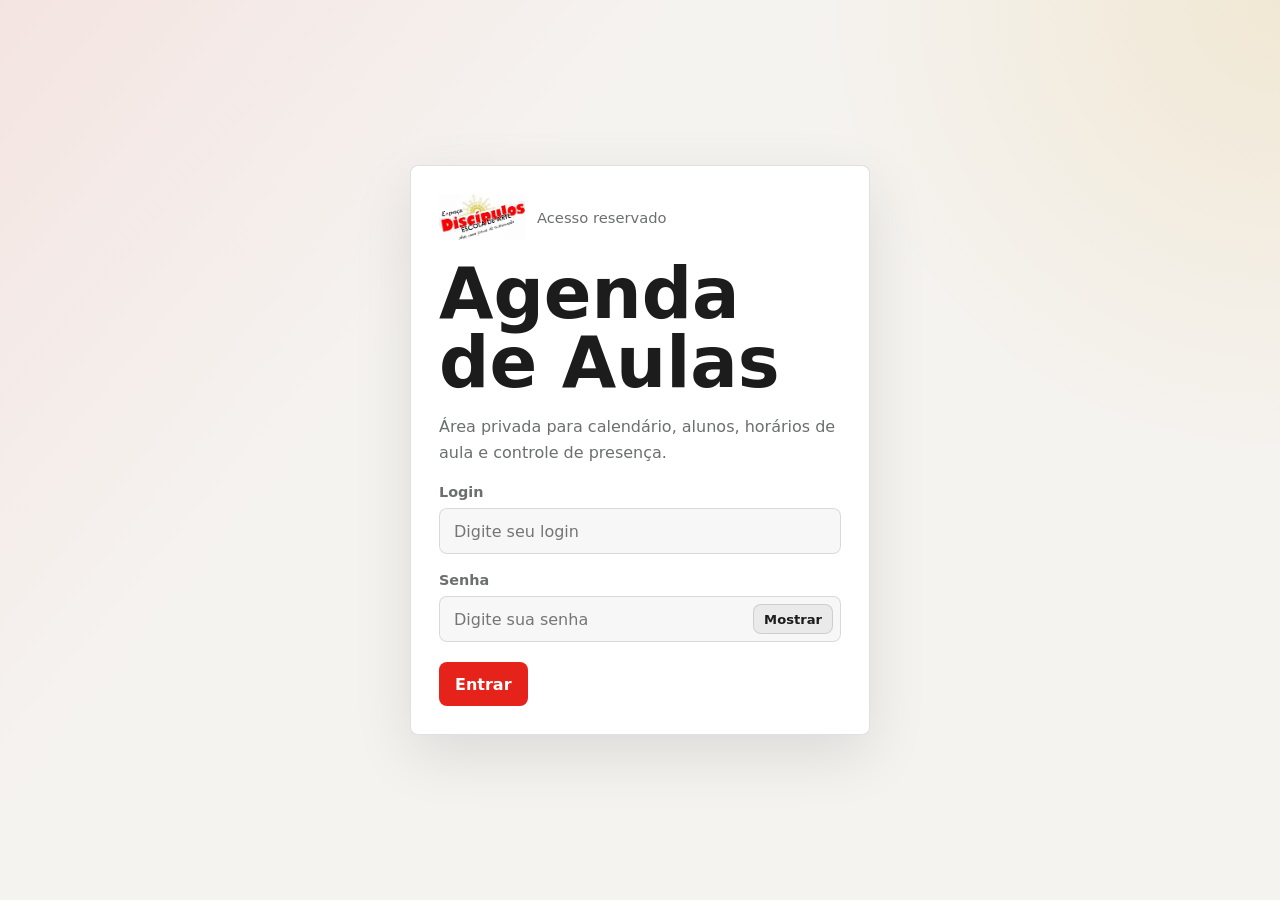
<file: lista de presenca.html>
<!DOCTYPE html>
<html lang="pt-BR">
<head>
  <meta charset="UTF-8">
  <meta name="viewport" content="width=device-width, initial-scale=1.0">
  <meta name="robots" content="noindex, nofollow">
  <title>Agenda de Aulas | Espaço Discípulos</title>
  <style>
    :root { color-scheme: light; --bg:#f5f3f0; --panel:#ffffff; --line:rgba(0,0,0,.12); --text:#1c1c1c; --muted:#6b6f6e; --brand:#e5231a; --gold:#d9a229; --danger:#b3261e; --blue:#7cc7ff; font-family:Inter,ui-sans-serif,system-ui,-apple-system,BlinkMacSystemFont,"Segoe UI",sans-serif; }
    * { box-sizing:border-box; }
    body { min-height:100vh; margin:0; background:linear-gradient(130deg,rgba(229,35,26,.07),transparent 34%),radial-gradient(circle at top right,rgba(217,162,41,.14),transparent 30%),var(--bg); color:var(--text); }
    button,input,select,textarea { font:inherit; }
    button { border:0; cursor:pointer; }
    .page { width:min(1180px,calc(100% - 32px)); margin:0 auto; padding:32px 0; }
    .topbar { display:flex; align-items:center; justify-content:space-between; gap:16px; padding:14px 0 28px; }
    .brand { display:flex; align-items:center; gap:12px; min-width:0; }
    .brand-logo { display:block; height:46px; width:auto; }
    .brand-subtitle { display:block; color:var(--muted); font-size:.92rem; margin-top:2px; }
    .brand strong,.brand span { display:block; }
    .brand span { color:var(--muted); font-size:.92rem; margin-top:2px; }
    .status-pill { display:inline-flex; align-items:center; gap:8px; min-height:36px; padding:0 12px; border:1px solid var(--line); border-radius:999px; color:var(--muted); background:rgba(0,0,0,.04); white-space:nowrap; }
    .status-dot { width:8px; height:8px; border-radius:999px; background:var(--brand); box-shadow:0 0 18px rgba(229,35,26,.55); }
    .gate { display:grid; min-height:calc(100vh - 64px); place-items:center; padding:28px 0; }
    .gate-card,.panel { border:1px solid var(--line); border-radius:8px; background:var(--panel); box-shadow:0 20px 60px rgba(0,0,0,.10); }
    .gate-card { width:min(460px,100%); padding:28px; }
    .gate-card h1,.hero h1 { margin:20px 0 0; font-size:clamp(2.1rem,6vw,4.4rem); line-height:.98; letter-spacing:0; }
    .gate-card p,.hero p { color:var(--muted); line-height:1.65; }
    .field { display:grid; gap:8px; margin:18px 0 0; }
    label { color:var(--muted); font-size:.9rem; font-weight:700; }
    input,select,textarea { width:100%; min-height:46px; border:1px solid var(--line); border-radius:8px; background:rgba(0,0,0,.03); color:var(--text); outline:none; padding:0 14px; }
    select option { background:#ffffff; color:#1c1c1c; }
    textarea { min-height:92px; padding:12px 14px; resize:vertical; }
    input:focus,select:focus,textarea:focus { border-color:rgba(229,35,26,.7); box-shadow:0 0 0 4px rgba(229,35,26,.15); }
    .password-wrap { position:relative; }
    .password-wrap input { padding-right:104px; }
    .password-toggle { position:absolute; right:8px; bottom:8px; min-height:30px; border:1px solid var(--line); border-radius:8px; padding:0 10px; background:rgba(0,0,0,.05); color:var(--text); font-size:.82rem; font-weight:800; }
    .password-toggle:hover { border-color:rgba(229,35,26,.6); }
    .primary-btn,.ghost-btn,.danger-btn,.tab-btn { display:inline-flex; align-items:center; justify-content:center; min-height:44px; border-radius:8px; padding:0 16px; font-weight:800; }
    .primary-btn { background:var(--brand); color:#fff; }
    .ghost-btn,.tab-btn { border:1px solid var(--line); background:rgba(0,0,0,.04); color:var(--text); }
    .danger-btn { background:rgba(179,38,30,.12); color:#7a140d; border:1px solid rgba(179,38,30,.35); }
    .gate-actions,.toolbar,.form-actions,.tabs { display:flex; flex-wrap:wrap; gap:10px; margin-top:20px; }
    .teacher-scope { display:grid; gap:8px; width:min(360px,100%); margin-top:16px; }
    .error { display:none; margin-top:14px; color:var(--danger); font-weight:700; }
    .app,.view { display:none; }
    .view.active { display:block; }
    .tab-btn.active { background:var(--brand); color:#fff; border-color:transparent; }
    .hero { display:grid; grid-template-columns:minmax(0,1.1fr) minmax(280px,.9fr); gap:24px; align-items:stretch; padding:30px 0 20px; }
    .hero-side { display:flex; flex-direction:column; justify-content:space-between; gap:16px; }
    .teacher-card { border:1px solid var(--line); border-radius:8px; background:rgba(0,0,0,.03); padding:16px; }
    .teacher-card span { color:var(--muted); font-size:.86rem; font-weight:700; }
    .teacher-card strong { display:block; margin-top:8px; font-size:1.3rem; }
    .hero-kpis { display:grid; grid-template-columns:repeat(3,1fr); gap:12px; }
    .kpi { min-height:104px; border:1px solid var(--line); border-radius:8px; background:rgba(0,0,0,.03); padding:16px; }
    .kpi span { color:var(--muted); font-size:.86rem; font-weight:700; }
    .kpi strong { display:block; margin-top:10px; font-size:clamp(1.8rem,4vw,2.7rem); line-height:1; }
    .panel { margin-top:18px; overflow:hidden; }
    .panel-head { display:flex; align-items:center; justify-content:space-between; gap:16px; border-bottom:1px solid var(--line); padding:18px; }
    .panel-head h2 { margin:0; font-size:1.1rem; }
    .form-grid { display:grid; grid-template-columns:1.1fr .8fr .7fr .7fr; gap:14px; padding:18px; }
    .presence-grid { grid-template-columns:1.1fr .8fr .8fr; }
    .form-actions { grid-column:1 / -1; margin-top:0; }
    .list-tools { display:grid; grid-template-columns:minmax(180px,1fr) minmax(150px,220px); gap:12px; padding:18px; border-bottom:1px solid var(--line); }
    .table-wrap { overflow-x:auto; }
    table { width:100%; border-collapse:collapse; min-width:760px; }
    th,td { padding:14px 18px; text-align:left; border-bottom:1px solid var(--line); vertical-align:middle; }
    th { color:var(--muted); font-size:.8rem; text-transform:uppercase; letter-spacing:.06em; background:rgba(0,0,0,.03); }
    tr:last-child td { border-bottom:0; }
    .empty { padding:34px 18px; color:var(--muted); text-align:center; }
    .row-actions { display:flex; gap:8px; justify-content:flex-end; }
    .icon-btn { display:inline-grid; width:36px; height:36px; place-items:center; border:1px solid var(--line); border-radius:8px; background:rgba(0,0,0,.04); color:var(--text); }
    .icon-btn.delete { color:var(--danger); border-color:rgba(179,38,30,.35); }
    .calendar-tools { display:flex; flex-wrap:wrap; align-items:center; justify-content:space-between; gap:12px; padding:18px; border-bottom:1px solid var(--line); }
    .calendar-title { margin:0; font-size:1.4rem; }
    .calendar-layout { display:grid; grid-template-columns:minmax(0,1fr) 280px; gap:18px; align-items:start; }
    .calendar-grid { display:grid; grid-template-columns:repeat(7,minmax(0,1fr)); }
    .pending-panel { padding-bottom:18px; }
    .pending-list { display:grid; gap:10px; padding:18px; }
    .pending-card { display:block; width:100%; border:1px solid var(--line); border-radius:8px; background:rgba(0,0,0,.03); padding:12px; color:var(--text); text-align:left; }
    .pending-card:hover { border-color:rgba(217,162,41,.7); }
    .pending-card strong { display:block; }
    .pending-card span { display:block; margin-top:4px; color:var(--gold); font-size:.82rem; font-weight:700; }
    .pending-row { border:1px solid var(--line); border-radius:8px; padding:14px; margin-bottom:12px; }
    .pending-row p { margin:0; color:var(--muted); }
    .weekday,.day-cell { min-height:118px; border-right:1px solid var(--line); border-bottom:1px solid var(--line); padding:10px; }
    .weekday { min-height:auto; color:var(--muted); font-size:.78rem; font-weight:800; text-transform:uppercase; letter-spacing:.06em; background:rgba(0,0,0,.03); }
    .weekday:nth-child(7n),.day-cell:nth-child(7n) { border-right:0; }
    .day-number { color:var(--muted); font-size:.85rem; font-weight:800; }
    .day-cell.today .day-number { display:inline-grid; place-items:center; width:28px; height:28px; border-radius:999px; background:var(--brand); color:#fff; }
    .day-cell.muted { opacity:.42; }
    .lesson { display:block; width:100%; margin-top:8px; padding:8px; border:0; border-left:3px solid var(--brand); border-radius:6px; background:rgba(229,35,26,.08); color:var(--text); font-size:.82rem; line-height:1.35; text-align:left; }
    .lesson strong { display:block; color:var(--text); }
    .lesson span { color:var(--muted); }
    .lesson:hover { background:rgba(229,35,26,.14); }
    .lesson.replacement { border-left-color:var(--gold); background:rgba(217,162,41,.16); }
    .lesson.replacement:hover { background:rgba(217,162,41,.26); }
    .lesson-status { display:inline-flex; margin-top:6px; min-height:22px; align-items:center; border-radius:999px; padding:0 8px; background:rgba(217,162,41,.18); color:#5a4007; font-size:.72rem; font-weight:800; }
    .student-badge { display:inline-flex; min-height:28px; align-items:center; border:1px solid var(--line); border-radius:999px; padding:0 10px; color:var(--muted); background:rgba(0,0,0,.03); font-size:.84rem; }
    .attendance-tools { display:flex; flex-wrap:wrap; align-items:end; justify-content:space-between; gap:14px; padding:18px; border-bottom:1px solid var(--line); }
    .attendance-tools .field { margin:0; min-width:220px; }
    .status-buttons { display:flex; flex-wrap:wrap; gap:8px; }
    .status-btn { min-height:34px; border:1px solid var(--line); border-radius:8px; padding:0 10px; background:rgba(0,0,0,.04); color:var(--text); font-weight:800; }
    .status-btn.active { background:var(--brand); color:#fff; border-color:transparent; }
    .status-btn.absent.active { background:var(--danger); color:#fff; }
    .status-btn.pending.active { background:var(--gold); color:#2b1d02; }
    .modal-backdrop { position:fixed; inset:0; z-index:30; display:grid; place-items:center; padding:18px; background:rgba(0,0,0,.58); }
    .modal-card { width:min(460px,100%); border:1px solid var(--line); border-radius:8px; background:#ffffff; box-shadow:0 24px 70px rgba(0,0,0,.25); padding:22px; }
    .modal-card h2 { margin:0; font-size:1.35rem; }
    .modal-card p { color:var(--muted); line-height:1.55; }
    .modal-actions { display:flex; flex-wrap:wrap; gap:10px; margin-top:18px; }
    .modal-grid { display:grid; grid-template-columns:1fr 1fr; gap:12px; margin-top:14px; }
    [hidden] { display:none !important; }
    .print-heading { display:none; }
    @media (max-width:900px) { .hero,.form-grid,.list-tools,.modal-grid,.calendar-layout { grid-template-columns:1fr; } .hero-kpis { grid-template-columns:1fr; } .calendar-grid { min-width:840px; } .calendar-scroll { overflow-x:auto; } .topbar,.panel-head { align-items:flex-start; flex-direction:column; } }
    @media print {
      body.printing { background:#fff; }
      body.printing * { color:#000 !important; background:transparent !important; box-shadow:none !important; }
      body.printing .topbar,
      body.printing .hero,
      body.printing .gate,
      body.printing #calendarView,
      body.printing #studentsView,
      body.printing #teachersView,
      body.printing .modal-backdrop,
      body.printing #attendanceModeButtons,
      body.printing #attendanceDayField,
      body.printing #attendanceMonthField,
      body.printing #printAttendance,
      body.printing .panel-head .student-badge { display:none !important; }
      body.printing .page { width:100%; margin:0; padding:0; }
      body.printing .panel { border:0; }
      body.printing .panel-head { border-bottom:1px solid #000; }
      body.printing .print-heading { display:block; margin:0 18px 6px; font-size:1.1rem; }
      body.printing .attendance-tools { border-bottom:0; padding-bottom:0; }
      body.printing th, body.printing td { border-color:#999; }
      body.printing .status-buttons .status-btn:not(.active) { display:none; }
      body.printing .status-btn.active { border:1px solid #000; }
    }
  </style>
</head>
<body>
  <main class="page">
    <section class="gate" id="gate">
      <div class="gate-card">
        <div class="brand"><img class="brand-logo" src="discipulos-logo.png" alt="Espaço Discípulos Escola de Arte"><span class="brand-subtitle">Acesso reservado</span></div>
        <h1>Agenda de Aulas</h1>
        <p>Área privada para calendário, alunos, horários de aula e controle de presença.</p>
        <form id="accessForm">
          <div class="field"><label for="accessLogin">Login</label><input id="accessLogin" name="accessLogin" type="text" autocomplete="username" placeholder="Digite seu login"></div>
          <div class="field password-wrap"><label for="accessPassword">Senha</label><input id="accessPassword" name="accessPassword" type="password" autocomplete="current-password" placeholder="Digite sua senha"><button class="password-toggle" id="togglePassword" type="button" aria-controls="accessPassword" aria-label="Mostrar senha">Mostrar</button></div>
          <div class="gate-actions"><button class="primary-btn" type="submit">Entrar</button></div>
          <p class="error" id="accessError">Login ou senha incorretos.</p>
        </form>
      </div>
    </section>

    <section class="app" id="app">
      <header class="topbar">
        <div class="brand"><img class="brand-logo" src="discipulos-logo.png" alt="Espaço Discípulos Escola de Arte"><span class="brand-subtitle">Agenda de aulas</span></div>
        <div class="status-pill"><span class="status-dot"></span><span id="todayLabel"></span></div>
      </header>

      <section class="hero">
        <div>
          <h1>Calendário e alunos</h1>
          <p>Cadastre os alunos uma vez, escolha o dia e o horário. Cada aula ocupa automaticamente 1 hora no calendário.</p>
          <div class="tabs" role="tablist">
            <button class="tab-btn active" type="button" data-view="calendarView">Calendário</button>
            <button class="tab-btn" type="button" data-view="studentsView">Alunos</button>
            <button class="tab-btn" type="button" data-view="presenceView">Presença</button>
            <button class="tab-btn" id="teachersTab" type="button" data-view="teachersView" hidden>Professores</button>
          </div>
          <div class="teacher-scope" id="teacherScope" hidden>
            <label for="teacherScopeSelect">Ver alunos do professor</label>
            <select id="teacherScopeSelect"></select>
          </div>
        </div>
        <div class="hero-side">
          <div class="teacher-card">
            <span>Professor</span>
            <strong id="teacherCardName">-</strong>
          </div>
          <div class="hero-kpis">
            <div class="kpi"><span>Alunos ativos</span><strong id="studentCount">0</strong></div>
            <div class="kpi"><span>Aulas/semana</span><strong id="lessonCount">0</strong></div>
            <div class="kpi"><span>Presentes</span><strong id="presentCount">0</strong></div>
          </div>
        </div>
      </section>

      <section class="view active" id="calendarView">
        <div class="calendar-layout">
          <section class="panel" aria-label="Calendário de aulas">
            <div class="calendar-tools">
              <button class="ghost-btn" id="prevMonth" type="button">Mês anterior</button>
              <h2 class="calendar-title" id="calendarTitle">Calendário</h2>
              <button class="ghost-btn" id="nextMonth" type="button">Próximo mês</button>
            </div>
            <div class="calendar-scroll"><div class="calendar-grid" id="calendarGrid"></div></div>
          </section>
          <section class="panel pending-panel" aria-label="Reposições pendentes">
            <div class="panel-head"><h2>Reposições pendentes</h2></div>
            <div class="pending-list" id="pendingList"></div>
            <div class="empty" id="pendingEmpty">Nenhuma reposição pendente.</div>
          </section>
        </div>
      </section>

      <section class="view" id="studentsView">
        <section class="panel" aria-label="Cadastrar aluno">
          <div class="panel-head"><h2>Novo aluno</h2></div>
          <form class="form-grid" id="studentForm">
            <div class="field"><label for="studentName">Nome do aluno</label><input id="studentName" name="studentName" type="text" placeholder="Ex.: Ana Silva" required></div>
            <div class="field"><label for="studentPhone">Telefone</label><input id="studentPhone" name="studentPhone" type="text" placeholder="Opcional"></div>
            <div class="field"><label for="classDay">Dia da aula</label><select id="classDay" name="classDay"><option value="1">Segunda-feira</option><option value="2">Terça-feira</option><option value="3">Quarta-feira</option><option value="4">Quinta-feira</option><option value="5">Sexta-feira</option><option value="6">Sábado</option><option value="0">Domingo</option></select></div>
            <div class="field"><label for="classTime">Horário</label><input id="classTime" name="classTime" type="time" required></div>
            <div class="field" style="grid-column:1 / -1"><label for="studentNotes">Observações</label><textarea id="studentNotes" name="studentNotes" placeholder="Opcional"></textarea></div>
            <div class="form-actions"><button class="primary-btn" type="submit">Cadastrar aluno</button></div>
          </form>
        </section>

        <section class="panel" aria-label="Alunos cadastrados">
          <div class="panel-head"><h2>Alunos cadastrados</h2><span class="student-badge">Aulas de 1 hora</span></div>
          <div class="table-wrap">
            <table><thead><tr><th>Aluno</th><th>Telefone</th><th>Dia</th><th>Horário</th><th>Status</th><th></th></tr></thead><tbody id="studentsBody"></tbody></table>
            <div class="empty" id="studentsEmpty">Nenhum aluno cadastrado ainda.</div>
          </div>
        </section>
      </section>

      <section class="view" id="presenceView">
        <section class="panel" aria-label="Lista de presença dos alunos">
          <div class="panel-head"><h2 id="attendanceTitle">Lista de presença</h2><span class="student-badge">Alunos ativos cadastrados</span></div>
          <div class="attendance-tools">
            <div class="status-buttons" id="attendanceModeButtons">
              <button class="status-btn active" type="button" data-attendance-mode="day">Dia</button>
              <button class="status-btn" type="button" data-attendance-mode="month">Mês</button>
            </div>
            <div class="field" id="attendanceDayField"><label for="attendanceDate">Data da chamada</label><input id="attendanceDate" type="date"></div>
            <div class="field" id="attendanceMonthField" hidden><label for="attendanceMonth">Mês</label><input id="attendanceMonth" type="month"></div>
            <span class="student-badge" id="attendanceSummary">0 presentes</span>
            <button class="ghost-btn" id="printAttendance" type="button">Imprimir / PDF</button>
          </div>
          <h3 class="print-heading" id="printHeading"></h3>
          <div class="table-wrap">
            <table><thead><tr><th>Data</th><th>Aluno</th><th>Dia da aula</th><th>Horário</th><th>Status</th></tr></thead><tbody id="attendanceBody"></tbody></table>
            <div class="empty" id="attendanceEmpty">Nenhum aluno ativo cadastrado ainda.</div>
          </div>
        </section>
      </section>
      <section class="view" id="teachersView" hidden>
        <section class="panel" aria-label="Adicionar professor">
          <div class="panel-head"><h2>Novo professor</h2><span class="student-badge">Apenas nível 3</span></div>
          <form class="form-grid" id="teacherForm">
            <div class="field"><label for="teacherUsername">Login</label><input id="teacherUsername" name="teacherUsername" type="text" autocomplete="off" placeholder="Ex.: Professor.nome" required></div>
            <div class="field"><label for="teacherPassword">Senha</label><input id="teacherPassword" name="teacherPassword" type="password" autocomplete="new-password" placeholder="Senha inicial" required></div>
            <div class="field"><label for="teacherLevel">Nível</label><select id="teacherLevel" name="teacherLevel"><option value="1">Nível 1</option><option value="2">Nível 2</option><option value="3">Nível 3</option></select></div>
            <div class="form-actions"><button class="primary-btn" type="submit">Adicionar professor</button></div>
          </form>
        </section>
        <section class="panel" aria-label="Professores cadastrados">
          <div class="panel-head"><h2>Professores cadastrados</h2></div>
          <div class="table-wrap">
            <table><thead><tr><th>Login</th><th>Nível</th><th>Status</th><th>Criado em</th><th></th></tr></thead><tbody id="teachersBody"></tbody></table>
            <div class="empty" id="teachersEmpty">Nenhum professor cadastrado ainda.</div>
          </div>
        </section>
      </section>
    </section>
  </main>


  <div class="modal-backdrop" id="replacementModal" hidden>
    <section class="modal-card" role="dialog" aria-modal="true" aria-labelledby="replacementTitle">
      <h2 id="replacementTitle">Reposição da aula</h2>
      <p id="replacementText">Quer marcar esta aula como reposição?</p>
      <div id="replacementStepChoice">
        <div class="modal-actions">
          <button class="primary-btn" id="replacementYes" type="button">Sim</button>
          <button class="ghost-btn" id="replacementNo" type="button">Não</button>
        </div>
      </div>
      <div id="replacementStepSchedule" hidden>
        <div class="modal-actions">
          <button class="primary-btn" id="replacementHasDate" type="button">Sim</button>
          <button class="ghost-btn" id="replacementNoDate" type="button">Não</button>
        </div>
      </div>
      <form id="replacementForm" hidden>
        <div class="modal-grid">
          <div class="field"><label for="replacementDate">Dia da reposição</label><input id="replacementDate" type="date"></div>
          <div class="field"><label for="replacementTime">Horário</label><input id="replacementTime" type="time"></div>
        </div>
        <div class="modal-actions">
          <button class="primary-btn" type="submit">Salvar reposição</button>
          <button class="ghost-btn" id="replacementBack" type="button">Voltar</button>
        </div>
      </form>
      <div class="modal-actions">
        <button class="ghost-btn" id="replacementCancel" type="button">Cancelar</button>
      </div>
    </section>
  </div>

  <div class="modal-backdrop" id="pendingModal" hidden>
    <section class="modal-card" role="dialog" aria-modal="true" aria-labelledby="pendingModalTitle">
      <h2 id="pendingModalTitle">Reposições pendentes</h2>
      <p id="pendingModalSubtitle"></p>
      <div id="pendingModalList"></div>
      <div class="modal-actions">
        <button class="ghost-btn" id="pendingModalClose" type="button">Fechar</button>
      </div>
    </section>
  </div>

  <div class="modal-backdrop" id="studentEditModal" hidden>
    <section class="modal-card" role="dialog" aria-modal="true" aria-labelledby="studentEditTitle">
      <h2 id="studentEditTitle">Editar aluno</h2>
      <form id="studentEditForm">
        <div class="modal-grid">
          <div class="field" style="grid-column:1 / -1"><label for="studentEditName">Nome do aluno</label><input id="studentEditName" type="text" required></div>
          <div class="field" style="grid-column:1 / -1"><label for="studentEditPhone">Telefone</label><input id="studentEditPhone" type="text" placeholder="Opcional"></div>
          <div class="field"><label for="studentEditDay">Dia da aula</label><select id="studentEditDay"><option value="1">Segunda-feira</option><option value="2">Terça-feira</option><option value="3">Quarta-feira</option><option value="4">Quinta-feira</option><option value="5">Sexta-feira</option><option value="6">Sábado</option><option value="0">Domingo</option></select></div>
          <div class="field"><label for="studentEditTime">Horário</label><input id="studentEditTime" type="time" required></div>
          <div class="field" style="grid-column:1 / -1"><label for="studentEditNotes">Observações</label><textarea id="studentEditNotes" placeholder="Opcional"></textarea></div>
        </div>
        <div class="modal-actions">
          <button class="primary-btn" type="submit">Salvar alterações</button>
          <button class="ghost-btn" id="studentEditCancel" type="button">Cancelar</button>
        </div>
      </form>
    </section>
  </div>
  <script>
    var AUTH_API = "/api/auth.php";
    var ATTENDANCE_API = "/api/chamada.php";
    var STUDENTS_API = "/api/alunos.php";
    var TEACHERS_API = "/api/professores.php";
    var dayNames = ["Domingo", "Segunda", "Terça", "Quarta", "Quinta", "Sexta", "Sábado"];
    var monthCursor = new Date();
    monthCursor.setDate(1);
    var records = [];
    var calendarRecords = [];
    var pendingReplacements = [];
    var students = [];
    var teachers = [];
    var currentTeacher = null;
    var selectedTeacherId = 0;

    var gate = document.getElementById("gate");
    var app = document.getElementById("app");
    var accessForm = document.getElementById("accessForm");
    var accessLogin = document.getElementById("accessLogin");
    var accessPassword = document.getElementById("accessPassword");
    var togglePassword = document.getElementById("togglePassword");
    var accessError = document.getElementById("accessError");
    var todayLabel = document.getElementById("todayLabel");
    var teacherCardName = document.getElementById("teacherCardName");
    var studentCount = document.getElementById("studentCount");
    var lessonCount = document.getElementById("lessonCount");
    var presentCount = document.getElementById("presentCount");
    var calendarTitle = document.getElementById("calendarTitle");
    var calendarGrid = document.getElementById("calendarGrid");
    var studentsBody = document.getElementById("studentsBody");
    var studentsEmpty = document.getElementById("studentsEmpty");
    var studentForm = document.getElementById("studentForm");
    var attendanceDate = document.getElementById("attendanceDate");
    var attendanceMonth = document.getElementById("attendanceMonth");
    var attendanceModeButtons = document.getElementById("attendanceModeButtons");
    var attendanceDayField = document.getElementById("attendanceDayField");
    var attendanceMonthField = document.getElementById("attendanceMonthField");
    var attendanceMode = "day";
    var attendanceBody = document.getElementById("attendanceBody");
    var attendanceEmpty = document.getElementById("attendanceEmpty");
    var attendanceSummary = document.getElementById("attendanceSummary");
    var printAttendance = document.getElementById("printAttendance");
    var printHeading = document.getElementById("printHeading");
    var teacherScope = document.getElementById("teacherScope");
    var teacherScopeSelect = document.getElementById("teacherScopeSelect");
    var attendanceTitle = document.getElementById("attendanceTitle");
    var teachersTab = document.getElementById("teachersTab");
    var teachersView = document.getElementById("teachersView");
    var teacherForm = document.getElementById("teacherForm");
    var teachersBody = document.getElementById("teachersBody");
    var teachersEmpty = document.getElementById("teachersEmpty");
    var replacementModal = document.getElementById("replacementModal");
    var replacementText = document.getElementById("replacementText");
    var replacementStepChoice = document.getElementById("replacementStepChoice");
    var replacementStepSchedule = document.getElementById("replacementStepSchedule");
    var replacementForm = document.getElementById("replacementForm");
    var replacementDate = document.getElementById("replacementDate");
    var replacementTime = document.getElementById("replacementTime");
    var replacementYes = document.getElementById("replacementYes");
    var replacementNo = document.getElementById("replacementNo");
    var replacementHasDate = document.getElementById("replacementHasDate");
    var replacementNoDate = document.getElementById("replacementNoDate");
    var replacementBack = document.getElementById("replacementBack");
    var replacementCancel = document.getElementById("replacementCancel");
    var pendingList = document.getElementById("pendingList");
    var pendingEmpty = document.getElementById("pendingEmpty");
    var pendingModal = document.getElementById("pendingModal");
    var pendingModalSubtitle = document.getElementById("pendingModalSubtitle");
    var pendingModalList = document.getElementById("pendingModalList");
    var pendingModalClose = document.getElementById("pendingModalClose");
    var studentEditModal = document.getElementById("studentEditModal");
    var studentEditForm = document.getElementById("studentEditForm");
    var studentEditName = document.getElementById("studentEditName");
    var studentEditPhone = document.getElementById("studentEditPhone");
    var studentEditDay = document.getElementById("studentEditDay");
    var studentEditTime = document.getElementById("studentEditTime");
    var studentEditNotes = document.getElementById("studentEditNotes");
    var studentEditCancel = document.getElementById("studentEditCancel");
    var editingStudentId = null;
    var pendingLesson = null;
    var formatter = new Intl.DateTimeFormat("pt-BR", { day:"2-digit", month:"2-digit", year:"numeric", hour:"2-digit", minute:"2-digit" });

    todayLabel.textContent = new Intl.DateTimeFormat("pt-BR", { weekday:"long", day:"2-digit", month:"long" }).format(new Date());
    attendanceDate.value = dateKey(new Date());
    attendanceMonth.value = monthKey(new Date());

    function requestJson(url, options) {
      return fetch(url, Object.assign({ headers:{ "Content-Type":"application/json" }, credentials:"same-origin" }, options || {})).then(function(response) {
        return response.json().then(function(payload) {
          if (!response.ok) throw new Error(payload.error || "Erro ao processar solicitação.");
          return payload;
        });
      });
    }
    function escapeHtml(value) { return String(value).replaceAll("&","&amp;").replaceAll("<","&lt;").replaceAll(">","&gt;").replaceAll(String.fromCharCode(34),"&quot;").replaceAll(String.fromCharCode(39),"&#039;"); }
    function addMinutes(time, minutes) { var parts = time.split(":"); var total = Number(parts[0]) * 60 + Number(parts[1]) + minutes; return String(Math.floor(total / 60)).padStart(2,"0") + ":" + String(total % 60).padStart(2,"0"); }
    function dateKey(date) { return date.getFullYear() + "-" + String(date.getMonth()+1).padStart(2,"0") + "-" + String(date.getDate()).padStart(2,"0"); }
    function monthKey(date) { return date.getFullYear() + "-" + String(date.getMonth()+1).padStart(2,"0"); }
    function calendarRange() { var first = new Date(monthCursor.getFullYear(), monthCursor.getMonth(), 1); var start = new Date(first); start.setDate(first.getDate() - first.getDay()); var end = new Date(start); end.setDate(start.getDate() + 41); return { start:dateKey(start), end:dateKey(end) }; }
    function calendarRecord(studentId, date) { return calendarRecords.find(function(record) { return Number(record.studentId) === Number(studentId) && record.attendanceDate === date; }); }
    function calendarStatus(studentId, date) { var found = calendarRecord(studentId, date); return found ? found.status : "Pendente"; }
    function formatDateLabel(value) { if (!value) return ""; var parts = value.split("-"); return parts.length === 3 ? parts[2] + "/" + parts[1] + "/" + parts[0] : value; }
    function attendanceRecordDate(record) { return record.attendanceDate || attendanceDate.value; }

    function activeTeacherId() { return canManageTeachers() && selectedTeacherId > 0 ? selectedTeacherId : Number(currentTeacher && currentTeacher.id ? currentTeacher.id : 0); }
    function selectedTeacherName() {
      var id = activeTeacherId();
      var teacher = teachers.find(function(item) { return Number(item.id) === Number(id); });
      return teacher ? teacher.username : (currentTeacher ? currentTeacher.username : "Professor");
    }
    function formatTeacherName(name) { return String(name || "").replaceAll(".", " "); }
    function renderTeacherCard() { teacherCardName.textContent = formatTeacherName(selectedTeacherName()); }
    function renderTeacherScope() {
      if (!teacherScope || !teacherScopeSelect) return;
      if (!canManageTeachers()) {
        teacherScope.hidden = true;
        selectedTeacherId = Number(currentTeacher && currentTeacher.id ? currentTeacher.id : 0);
        return;
      }
      if (!selectedTeacherId) selectedTeacherId = Number(currentTeacher && currentTeacher.id ? currentTeacher.id : 0);
      teacherScope.hidden = false;
      teacherScopeSelect.innerHTML = teachers.map(function(teacher) {
        return "<option value=\"" + teacher.id + "\">" + escapeHtml(teacher.username) + " - Nível " + escapeHtml(teacher.accessLevel) + "</option>";
      }).join("");
      teacherScopeSelect.value = String(selectedTeacherId);
    }

    function showApp() {
      gate.style.display = "none";
      app.style.display = "block";
      applyTeacherAccess();
      var setup = canManageTeachers() ? loadTeachers().then(renderTeacherScope) : Promise.resolve(renderTeacherScope());
      setup.then(function() { return Promise.all([loadStudents(), loadRecords(), loadCalendarRecords(), loadPendingReplacements()]); }).then(renderAll).catch(function(error) { alert(error.message); });
    }
    function renderAll() { renderKpis(); renderCalendar(); renderStudents(); renderPresence(); renderTeachers(); renderPendingList(); renderTeacherCard(); }
    function renderKpis() { var activeStudents = students.filter(function(student) { return Number(student.isActive) === 1; }); studentCount.textContent = activeStudents.length; lessonCount.textContent = activeStudents.length; presentCount.textContent = records.filter(function(record) { return record.status === "Presente"; }).length; }

    function loadStudents() { return requestJson(STUDENTS_API + "?teacherId=" + encodeURIComponent(activeTeacherId())).then(function(payload) { students = payload.students || []; }); }
    function loadRecords() {
      if (attendanceMode === "month") {
        return requestJson(ATTENDANCE_API + "?month=" + encodeURIComponent(attendanceMonth.value) + "&teacherId=" + encodeURIComponent(activeTeacherId())).then(function(payload) { records = payload.records || []; });
      }
      return requestJson(ATTENDANCE_API + "?date=" + encodeURIComponent(attendanceDate.value) + "&teacherId=" + encodeURIComponent(activeTeacherId())).then(function(payload) { records = payload.records || []; });
    }
    function loadCalendarRecords() { var range = calendarRange(); return requestJson(ATTENDANCE_API + "?start=" + encodeURIComponent(range.start) + "&end=" + encodeURIComponent(range.end) + "&teacherId=" + encodeURIComponent(activeTeacherId())).then(function(payload) { calendarRecords = payload.records || []; }); }
    function loadPendingReplacements() { return requestJson(ATTENDANCE_API + "?pendingReplacements=1&teacherId=" + encodeURIComponent(activeTeacherId())).then(function(payload) { pendingReplacements = payload.records || []; }); }
    function canManageTeachers() { return currentTeacher && Number(currentTeacher.accessLevel) === 3; }
    function loadTeachers() { return requestJson(TEACHERS_API).then(function(payload) { teachers = payload.teachers || []; }); }
    function applyTeacherAccess() { var allowed = canManageTeachers(); teachersTab.hidden = !allowed; teachersView.hidden = !allowed; if (!allowed && teachersView.classList.contains("active")) { teachersView.classList.remove("active"); document.getElementById("calendarView").classList.add("active"); document.querySelector(".tab-btn[data-view=calendarView]").classList.add("active"); } }

    function renderCalendar() {
      var title = new Intl.DateTimeFormat("pt-BR", { month:"long", year:"numeric" }).format(monthCursor);
      calendarTitle.textContent = title.charAt(0).toUpperCase() + title.slice(1);
      var year = monthCursor.getFullYear();
      var month = monthCursor.getMonth();
      var first = new Date(year, month, 1);
      var start = new Date(first);
      start.setDate(first.getDate() - first.getDay());
      var today = dateKey(new Date());
      var html = ["Dom", "Seg", "Ter", "Qua", "Qui", "Sex", "Sab"].map(function(day) { return "<div class=\"weekday\">" + day + "</div>"; }).join("");
      for (var i = 0; i < 42; i += 1) {
        var current = new Date(start);
        current.setDate(start.getDate() + i);
        var currentKey = dateKey(current);
        var muted = current.getMonth() === month ? "" : " muted";
        var isToday = currentKey === today ? " today" : "";
        var lessons = students.filter(function(student) { return Number(student.isActive) === 1 && Number(student.classDay) === current.getDay(); }).sort(function(a, b) { return a.classTime.localeCompare(b.classTime); });
        html += "<div class=\"day-cell" + muted + isToday + "\"><div class=\"day-number\">" + current.getDate() + "</div>";
        html += lessons.map(function(student) { var record = calendarRecord(student.id, currentKey) || {}; var status = record.status || "Pendente"; var isReplacement = status === "Reposicao"; var replacementInfo = record.replacementDate ? " - " + formatDateLabel(record.replacementDate) + (record.replacementTime ? " às " + record.replacementTime : "") : ""; return "<button class=\"lesson " + (isReplacement ? "replacement" : "") + "\" type=\"button\" data-lesson-student=\"" + student.id + "\" data-lesson-date=\"" + currentKey + "\" data-lesson-status=\"" + status + "\"><strong>" + escapeHtml(student.classTime) + " - " + escapeHtml(addMinutes(student.classTime, 60)) + "</strong><span>" + escapeHtml(student.name) + "</span>" + (isReplacement ? "<em class=\"lesson-status\">Pendente para reposição" + escapeHtml(replacementInfo) + "</em>" : "") + "</button>"; }).join("");
        html += "</div>";
      }
      calendarGrid.innerHTML = html;
    }

    function renderStudents() {
      studentsEmpty.style.display = students.length ? "none" : "block";
      var canEdit = canManageTeachers();
      studentsBody.innerHTML = students.map(function(student) {
        var active = Number(student.isActive) === 1;
        return "<tr><td>" + escapeHtml(student.name) + "</td><td>" + escapeHtml(student.phone || "-") + "</td><td>" + dayNames[Number(student.classDay)] + "</td><td>" + escapeHtml(student.classTime) + " - " + escapeHtml(addMinutes(student.classTime, 60)) + "</td><td>" + (active ? "Ativo" : "Pausado") + "</td><td><div class=\"row-actions\">" + (canEdit ? "<button class=\"icon-btn\" type=\"button\" title=\"Editar\" data-student-edit=\"" + student.id + "\">E</button>" : "") + "<button class=\"icon-btn\" type=\"button\" title=\"Pausar/ativar\" data-student-toggle=\"" + student.id + "\">" + (active ? "II" : "OK") + "</button><button class=\"icon-btn delete\" type=\"button\" title=\"Remover\" data-student-delete=\"" + student.id + "\">X</button></div></td></tr>";
      }).join("");
    }

    function renderPresence() {
      attendanceTitle.textContent = "Lista de presença - " + selectedTeacherName();
      var present = records.filter(function(record) { return record.status === "Presente"; }).length;
      attendanceSummary.textContent = present + " presentes de " + records.length + " aulas";
      attendanceEmpty.style.display = records.length ? "none" : "block";
      attendanceBody.innerHTML = records.map(function(record) {
        return "<tr><td>" + formatDateLabel(attendanceRecordDate(record)) + "</td><td>" + escapeHtml(record.name) + "</td><td>" + dayNames[Number(record.classDay)] + "</td><td>" + escapeHtml(record.classTime) + " - " + escapeHtml(addMinutes(record.classTime, 60)) + "</td><td><div class=\"status-buttons\"><button class=\"status-btn " + (record.status === "Presente" ? "active" : "") + "\" type=\"button\" data-attendance-student=\"" + record.studentId + "\" data-attendance-date=\"" + attendanceRecordDate(record) + "\" data-attendance-status=\"Presente\">Presente</button><button class=\"status-btn pending " + (record.status === "Pendente" ? "active" : "") + "\" type=\"button\" data-attendance-student=\"" + record.studentId + "\" data-attendance-date=\"" + attendanceRecordDate(record) + "\" data-attendance-status=\"Pendente\">Pendente</button><button class=\"status-btn absent " + (record.status === "Ausente" ? "active" : "") + "\" type=\"button\" data-attendance-student=\"" + record.studentId + "\" data-attendance-date=\"" + attendanceRecordDate(record) + "\" data-attendance-status=\"Ausente\">Ausente</button><button class=\"status-btn pending " + (record.status === "Reposicao" ? "active" : "") + "\" type=\"button\" data-attendance-student=\"" + record.studentId + "\" data-attendance-date=\"" + attendanceRecordDate(record) + "\" data-attendance-status=\"Reposicao\">Reposição</button></div></td></tr>";
      }).join("");
      renderKpis();
    }

    function renderPendingList() {
      var groups = {};
      pendingReplacements.forEach(function(record) {
        var id = record.studentId;
        if (!groups[id]) groups[id] = { studentId:id, name:record.name, dates:[] };
        groups[id].dates.push(record.attendanceDate);
      });
      var list = Object.keys(groups).map(function(key) { return groups[key]; });
      pendingEmpty.style.display = list.length ? "none" : "block";
      pendingList.innerHTML = list.map(function(group) {
        var count = group.dates.length;
        return "<button class=\"pending-card\" type=\"button\" data-pending-student=\"" + group.studentId + "\"><strong>" + escapeHtml(group.name) + "</strong><span>" + count + " aula" + (count > 1 ? "s" : "") + " pendente" + (count > 1 ? "s" : "") + "</span></button>";
      }).join("");
    }

    function openPendingModal(studentId) {
      var dates = pendingReplacements.filter(function(record) { return Number(record.studentId) === Number(studentId); });
      if (!dates.length) return;
      pendingModalSubtitle.textContent = dates[0].name;
      pendingModalList.innerHTML = dates.map(function(record) {
        return "<form class=\"pending-row\" data-pending-student=\"" + record.studentId + "\" data-pending-date=\"" + record.attendanceDate + "\"><p>Faltou em " + formatDateLabel(record.attendanceDate) + "</p><div class=\"modal-grid\"><div class=\"field\"><label>Dia da reposição</label><input type=\"date\" required></div><div class=\"field\"><label>Horário</label><input type=\"time\" required></div></div><div class=\"modal-actions\"><button class=\"primary-btn\" type=\"submit\">Salvar reposição</button></div></form>";
      }).join("");
      pendingModal.hidden = false;
    }

    function closePendingModal() { pendingModal.hidden = true; }

    pendingList.addEventListener("click", function(event) {
      var card = event.target.closest("[data-pending-student]");
      if (!card) return;
      openPendingModal(card.dataset.pendingStudent);
    });

    pendingModalList.addEventListener("submit", function(event) {
      var form = event.target.closest(".pending-row");
      if (!form) return;
      event.preventDefault();
      var dateInput = form.querySelector("input[type=date]");
      var timeInput = form.querySelector("input[type=time]");
      var studentId = form.dataset.pendingStudent;
      saveLessonStatus(studentId, form.dataset.pendingDate, "Reposicao", dateInput.value, timeInput.value).then(function() {
        return loadPendingReplacements();
      }).then(function() {
        renderPendingList();
        var remaining = pendingReplacements.filter(function(record) { return Number(record.studentId) === Number(studentId); });
        if (remaining.length) { openPendingModal(studentId); } else { closePendingModal(); }
      }).catch(function(error) { alert(error.message); });
    });

    pendingModalClose.addEventListener("click", closePendingModal);
    pendingModal.addEventListener("click", function(event) { if (event.target === pendingModal) closePendingModal(); });

    function renderTeachers() {
      if (!canManageTeachers()) return;
      teachersEmpty.style.display = teachers.length ? "none" : "block";
      teachersBody.innerHTML = teachers.map(function(teacher) {
        var active = Number(teacher.isActive) === 1;
        return "<tr><td>" + escapeHtml(teacher.username) + "</td><td>Nível " + escapeHtml(teacher.accessLevel) + "</td><td>" + (active ? "Ativo" : "Pausado") + "</td><td>" + formatter.format(new Date(teacher.createdAt)) + "</td><td><div class=\"row-actions\"><button class=\"icon-btn\" type=\"button\" title=\"Ativar/pausar\" data-teacher-toggle=\"" + teacher.id + "\">" + (active ? "II" : "OK") + "</button></div></td></tr>";
      }).join("");
    }

    document.querySelectorAll(".tab-btn").forEach(function(button) { button.addEventListener("click", function() { if (button.hidden) return; document.querySelectorAll(".tab-btn").forEach(function(item) { item.classList.remove("active"); }); document.querySelectorAll(".view").forEach(function(item) { item.classList.remove("active"); }); button.classList.add("active"); document.getElementById(button.dataset.view).classList.add("active"); }); });
    document.getElementById("prevMonth").addEventListener("click", function() { monthCursor.setMonth(monthCursor.getMonth() - 1); loadCalendarRecords().then(renderCalendar).catch(function(error) { alert(error.message); }); });
    document.getElementById("nextMonth").addEventListener("click", function() { monthCursor.setMonth(monthCursor.getMonth() + 1); loadCalendarRecords().then(renderCalendar).catch(function(error) { alert(error.message); }); });


    function saveLessonStatus(studentId, date, status, dateReplacement, timeReplacement) {
      return requestJson(ATTENDANCE_API, { method:"POST", body:JSON.stringify({ studentId:studentId, teacherId:activeTeacherId(), date:date, status:status, replacementDate:dateReplacement || "", replacementTime:timeReplacement || "" }) }).then(function() {
        return Promise.all([loadRecords(), loadCalendarRecords(), loadPendingReplacements()]);
      }).then(renderAll);
    }

    function showReplacementStep(step) {
      replacementStepChoice.hidden = step !== "choice";
      replacementStepSchedule.hidden = step !== "schedule";
      replacementForm.hidden = step !== "form";
    }

    function closeReplacementModal() {
      replacementModal.hidden = true;
      pendingLesson = null;
      replacementForm.reset();
    }

    function openReplacementModal(lesson) {
      var student = students.find(function(item) { return Number(item.id) === Number(lesson.dataset.lessonStudent); });
      var record = calendarRecord(lesson.dataset.lessonStudent, lesson.dataset.lessonDate) || {};
      pendingLesson = { studentId:lesson.dataset.lessonStudent, date:lesson.dataset.lessonDate };
      replacementText.textContent = "Quer marcar a aula de " + (student ? student.name : "aluno") + " como reposição?";
      replacementDate.value = record.replacementDate || "";
      replacementTime.value = record.replacementTime || "";
      showReplacementStep("choice");
      replacementModal.hidden = false;
    }

    calendarGrid.addEventListener("click", function(event) {
      var lesson = event.target.closest(".lesson");
      if (!lesson) return;
      openReplacementModal(lesson);
    });

    replacementYes.addEventListener("click", function() {
      if (!pendingLesson) return;
      replacementText.textContent = "Já tem dia e horário da reposição?";
      showReplacementStep("schedule");
    });

    replacementNo.addEventListener("click", function() {
      if (!pendingLesson) return;
      saveLessonStatus(pendingLesson.studentId, pendingLesson.date, "Pendente", "", "").then(closeReplacementModal).catch(function(error) { alert(error.message); });
    });

    replacementHasDate.addEventListener("click", function() {
      replacementText.textContent = "Informe o dia e horário da reposição.";
      showReplacementStep("form");
    });

    replacementNoDate.addEventListener("click", function() {
      if (!pendingLesson) return;
      saveLessonStatus(pendingLesson.studentId, pendingLesson.date, "Reposicao", "", "").then(closeReplacementModal).catch(function(error) { alert(error.message); });
    });

    replacementBack.addEventListener("click", function() {
      replacementText.textContent = "Já tem dia e horário da reposição?";
      showReplacementStep("schedule");
    });

    replacementCancel.addEventListener("click", closeReplacementModal);

    replacementModal.addEventListener("click", function(event) {
      if (event.target === replacementModal) closeReplacementModal();
    });

    replacementForm.addEventListener("submit", function(event) {
      event.preventDefault();
      if (!pendingLesson) return;
      if (!replacementDate.value || !replacementTime.value) {
        alert("Informe o dia e o horário da reposição.");
        return;
      }
      saveLessonStatus(pendingLesson.studentId, pendingLesson.date, "Reposicao", replacementDate.value, replacementTime.value).then(closeReplacementModal).catch(function(error) { alert(error.message); });
    });
    togglePassword.addEventListener("click", function() {
      var isPassword = accessPassword.type === "password";
      accessPassword.type = isPassword ? "text" : "password";
      togglePassword.textContent = isPassword ? "Ocultar" : "Mostrar";
      togglePassword.setAttribute("aria-label", isPassword ? "Ocultar senha" : "Mostrar senha");
    });

    accessForm.addEventListener("submit", function(event) { event.preventDefault(); requestJson(AUTH_API, { method:"POST", body:JSON.stringify({ username:accessLogin.value.trim(), password:accessPassword.value }) }).then(function(payload) { currentTeacher = payload.teacher || null; accessError.style.display = "none"; showApp(); }).catch(function(error) { accessError.textContent = error.message; accessError.style.display = "block"; accessPassword.select(); }); });

    studentForm.addEventListener("submit", function(event) { event.preventDefault(); var form = new FormData(studentForm); requestJson(STUDENTS_API, { method:"POST", body:JSON.stringify({ teacherId:activeTeacherId(), name:form.get("studentName").trim(), phone:form.get("studentPhone").trim(), classDay:form.get("classDay"), classTime:form.get("classTime"), notes:form.get("studentNotes").trim() }) }).then(function() { studentForm.reset(); return Promise.all([loadStudents(), loadCalendarRecords()]); }).then(renderAll).catch(function(error) { alert(error.message); }); });

    studentsBody.addEventListener("click", function(event) {
      var toggleId = event.target.dataset.studentToggle;
      var deleteId = event.target.dataset.studentDelete;
      var editId = event.target.dataset.studentEdit;
      if (editId) { openStudentEditModal(editId); }
      if (toggleId) { var student = students.find(function(item) { return String(item.id) === String(toggleId); }); requestJson(STUDENTS_API, { method:"PATCH", body:JSON.stringify({ id:toggleId, teacherId:activeTeacherId(), isActive: student && Number(student.isActive) === 1 ? 0 : 1 }) }).then(function() { return Promise.all([loadStudents(), loadCalendarRecords()]); }).then(renderAll).catch(function(error) { alert(error.message); }); }
      if (deleteId && confirm("Deseja remover este aluno?")) { requestJson(STUDENTS_API, { method:"DELETE", body:JSON.stringify({ id:deleteId, teacherId:activeTeacherId() }) }).then(function() { return Promise.all([loadStudents(), loadCalendarRecords()]); }).then(renderAll).catch(function(error) { alert(error.message); }); }
    });

    function openStudentEditModal(studentId) {
      var student = students.find(function(item) { return String(item.id) === String(studentId); });
      if (!student) return;
      editingStudentId = student.id;
      studentEditName.value = student.name;
      studentEditPhone.value = student.phone || "";
      studentEditDay.value = String(student.classDay);
      studentEditTime.value = student.classTime;
      studentEditNotes.value = student.notes || "";
      studentEditModal.hidden = false;
    }

    function closeStudentEditModal() { studentEditModal.hidden = true; editingStudentId = null; studentEditForm.reset(); }

    studentEditCancel.addEventListener("click", closeStudentEditModal);
    studentEditModal.addEventListener("click", function(event) { if (event.target === studentEditModal) closeStudentEditModal(); });

    studentEditForm.addEventListener("submit", function(event) {
      event.preventDefault();
      if (!editingStudentId) return;
      requestJson(STUDENTS_API, { method:"PATCH", body:JSON.stringify({
        id:editingStudentId,
        teacherId:activeTeacherId(),
        name:studentEditName.value.trim(),
        phone:studentEditPhone.value.trim(),
        classDay:studentEditDay.value,
        classTime:studentEditTime.value,
        notes:studentEditNotes.value.trim()
      }) }).then(function() {
        closeStudentEditModal();
        return Promise.all([loadStudents(), loadCalendarRecords()]);
      }).then(renderAll).catch(function(error) { alert(error.message); });
    });

    teacherScopeSelect.addEventListener("change", function() { selectedTeacherId = Number(teacherScopeSelect.value); Promise.all([loadStudents(), loadRecords(), loadCalendarRecords(), loadPendingReplacements()]).then(renderAll).catch(function(error) { alert(error.message); }); });
    attendanceDate.addEventListener("change", function() { Promise.all([loadRecords(), loadCalendarRecords()]).then(renderAll).catch(function(error) { alert(error.message); }); });
    attendanceMonth.addEventListener("change", function() { loadRecords().then(renderAll).catch(function(error) { alert(error.message); }); });
    attendanceModeButtons.addEventListener("click", function(event) {
      var mode = event.target.dataset.attendanceMode;
      if (!mode || mode === attendanceMode) return;
      attendanceMode = mode;
      attendanceModeButtons.querySelectorAll(".status-btn").forEach(function(btn) { btn.classList.toggle("active", btn.dataset.attendanceMode === mode); });
      attendanceDayField.hidden = mode !== "day";
      attendanceMonthField.hidden = mode !== "month";
      loadRecords().then(renderAll).catch(function(error) { alert(error.message); });
    });
    printAttendance.addEventListener("click", function() {
      var label = attendanceMode === "month"
        ? (function() { var title = new Intl.DateTimeFormat("pt-BR", { month:"long", year:"numeric" }).format(new Date(attendanceMonth.value + "-01")); return title.charAt(0).toUpperCase() + title.slice(1); })()
        : formatDateLabel(attendanceDate.value);
      printHeading.textContent = "Lista de presença - " + selectedTeacherName() + " - " + label;
      document.body.classList.add("printing");
      window.print();
    });
    window.addEventListener("afterprint", function() { document.body.classList.remove("printing"); });
    teacherForm.addEventListener("submit", function(event) {
      event.preventDefault();
      if (!canManageTeachers()) return;
      var form = new FormData(teacherForm);
      requestJson(TEACHERS_API, { method:"POST", body:JSON.stringify({ username:form.get("teacherUsername").trim(), password:form.get("teacherPassword"), accessLevel:form.get("teacherLevel") }) }).then(function() { teacherForm.reset(); return loadTeachers(); }).then(renderTeacherScope).then(renderAll).catch(function(error) { alert(error.message); });
    });

    teachersBody.addEventListener("click", function(event) {
      var toggleId = event.target.dataset.teacherToggle;
      if (!toggleId || !canManageTeachers()) return;
      var teacher = teachers.find(function(item) { return String(item.id) === String(toggleId); });
      requestJson(TEACHERS_API, { method:"PATCH", body:JSON.stringify({ id:toggleId, isActive: teacher && Number(teacher.isActive) === 1 ? 0 : 1 }) }).then(loadTeachers).then(renderTeacherScope).then(renderAll).catch(function(error) { alert(error.message); });
    });

    attendanceBody.addEventListener("click", function(event) {
      var studentId = event.target.dataset.attendanceStudent;
      var status = event.target.dataset.attendanceStatus;
      var date = event.target.dataset.attendanceDate || attendanceDate.value;
      if (!studentId || !status || !date || date === "undefined") return;
      saveLessonStatus(studentId, date, status, "", "").catch(function(error) { alert(error.message); });
    });

    requestJson(AUTH_API).then(function(payload) { if (payload.authenticated) { currentTeacher = payload.teacher || null; showApp(); } }).catch(function() {});
  </script>
</body>
</html>
</file>
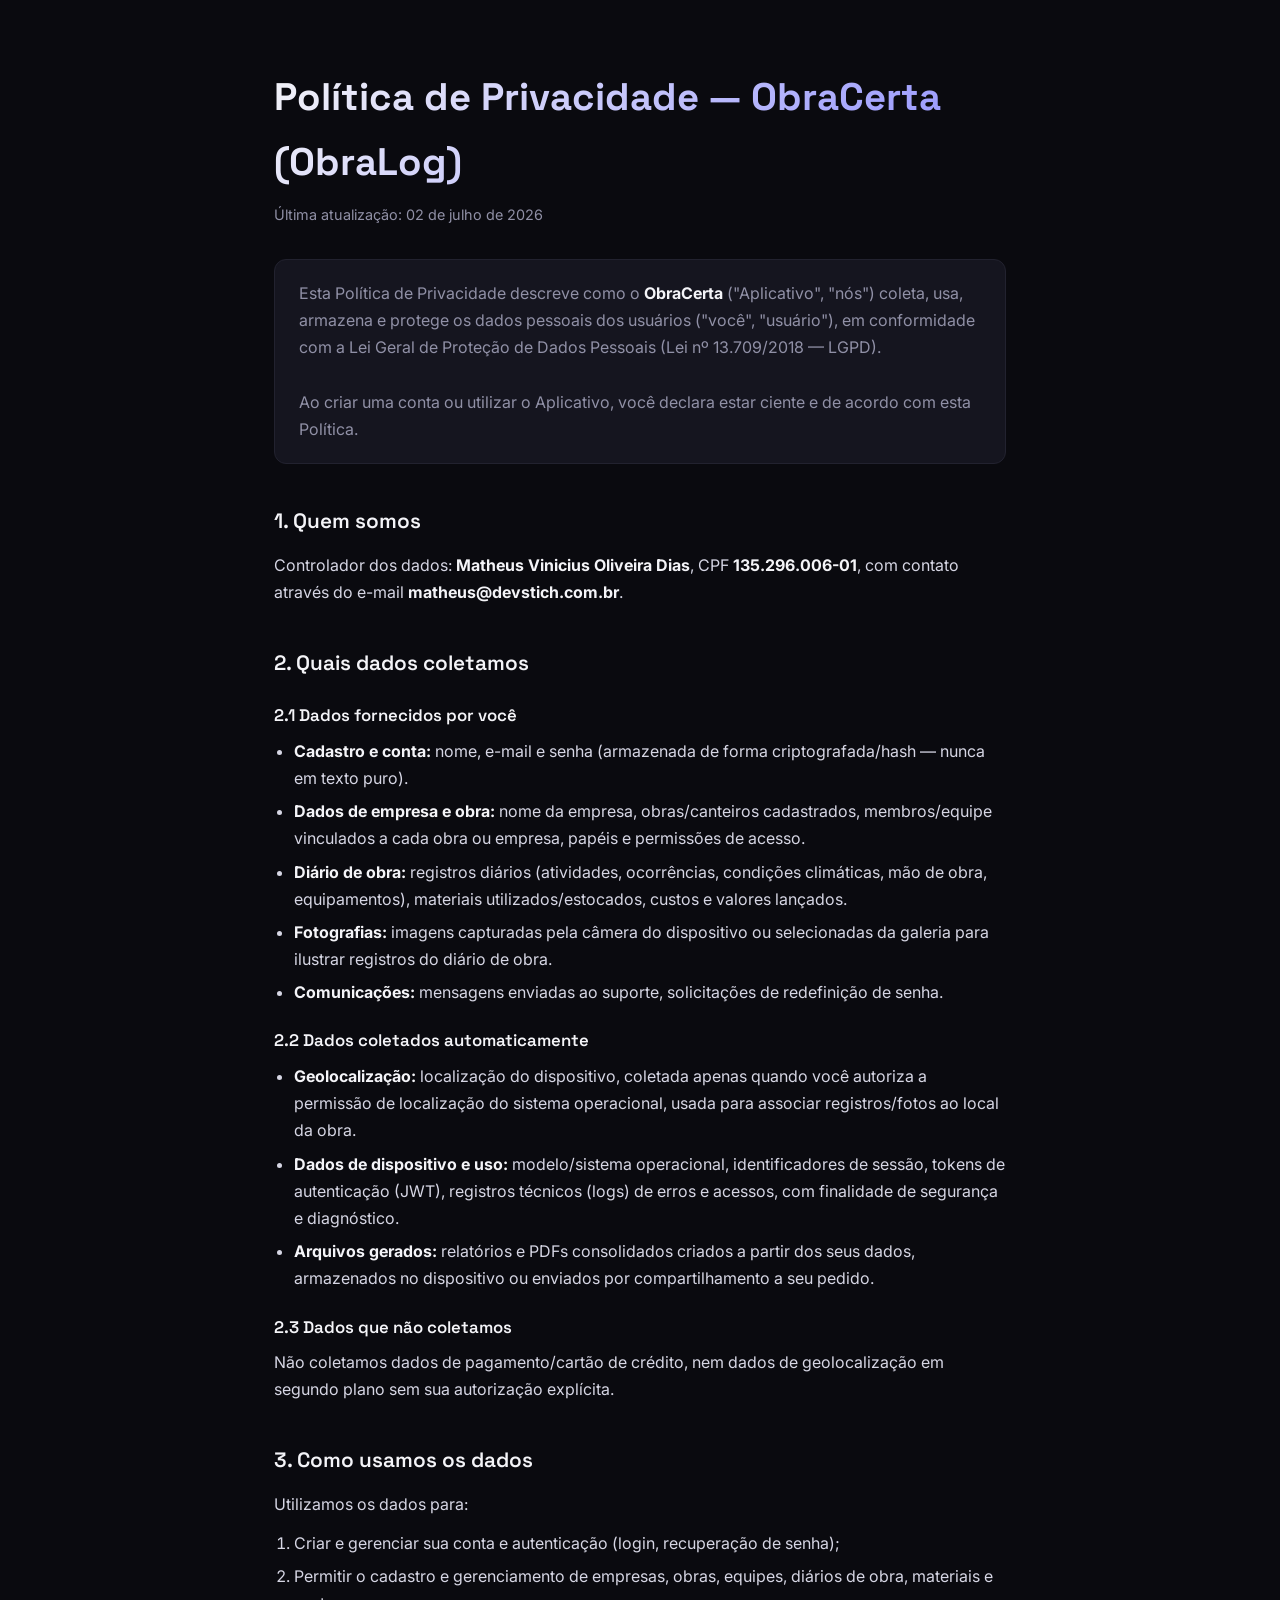
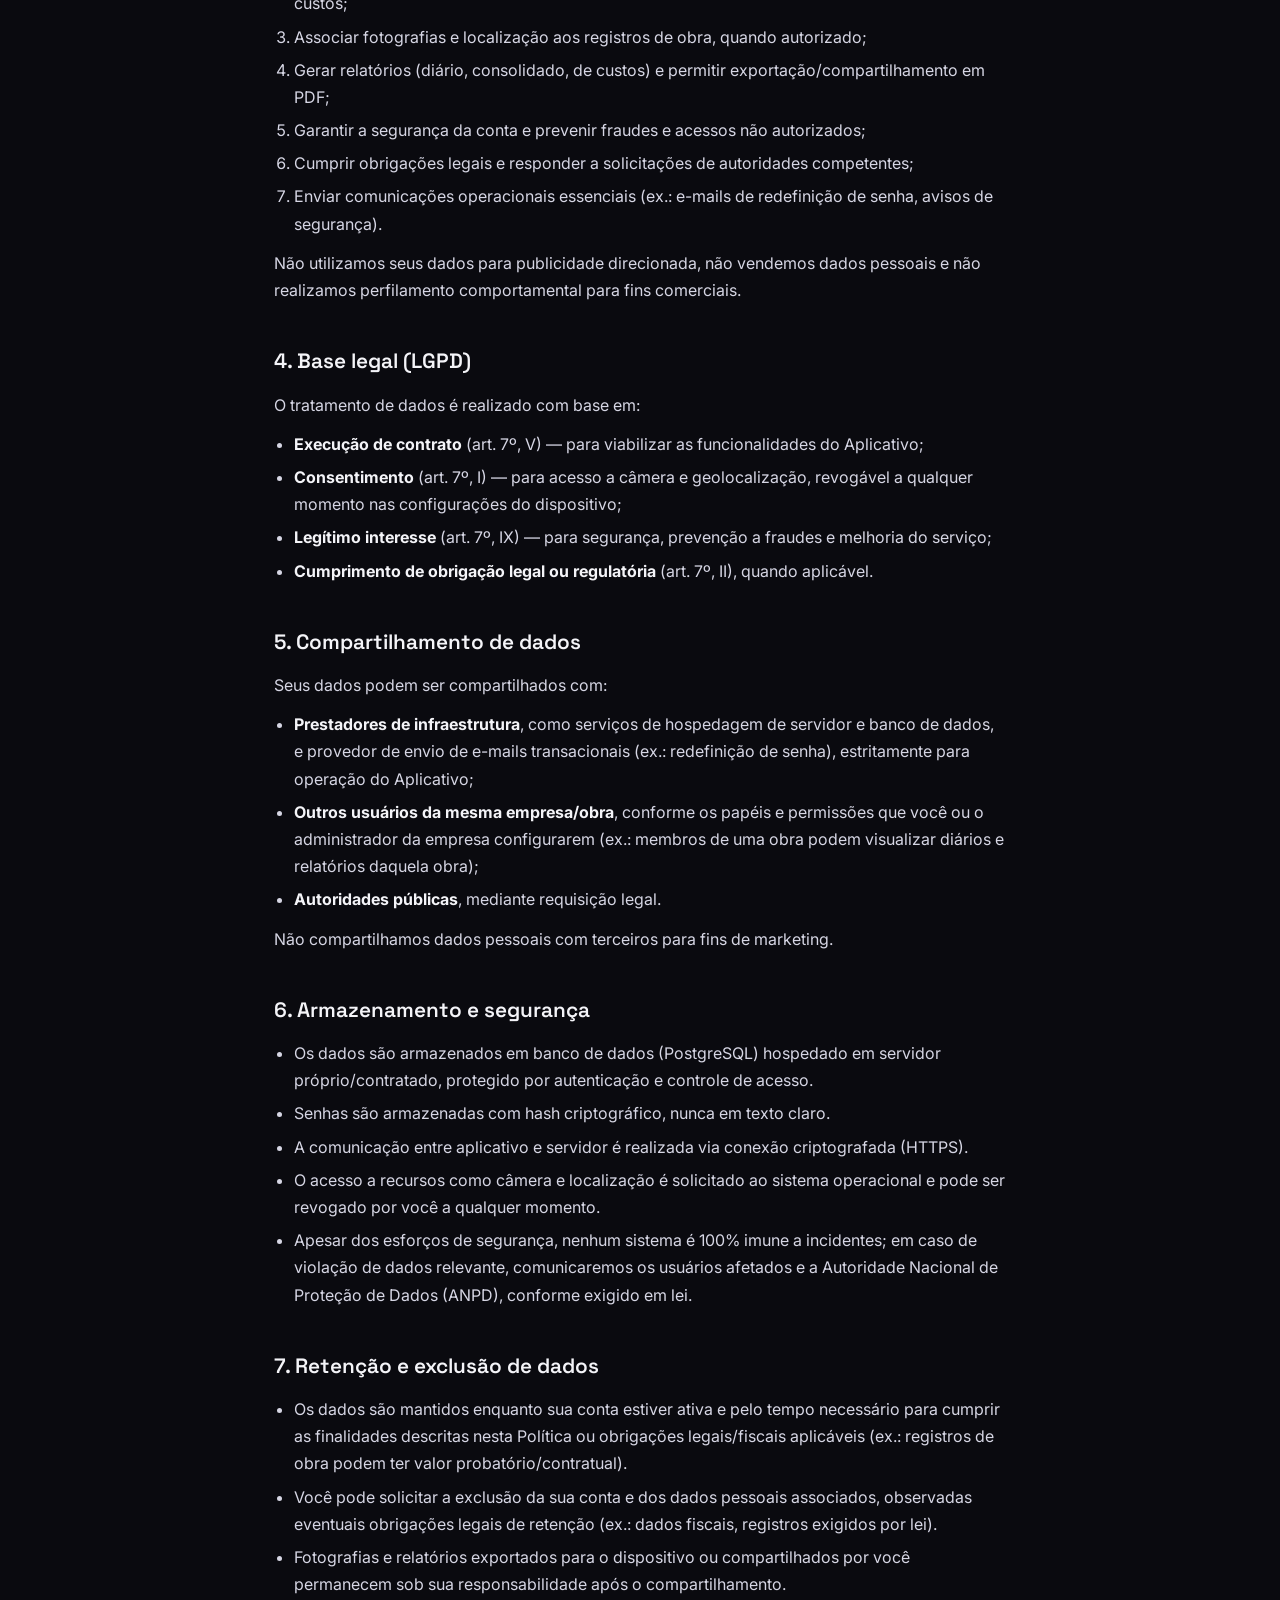
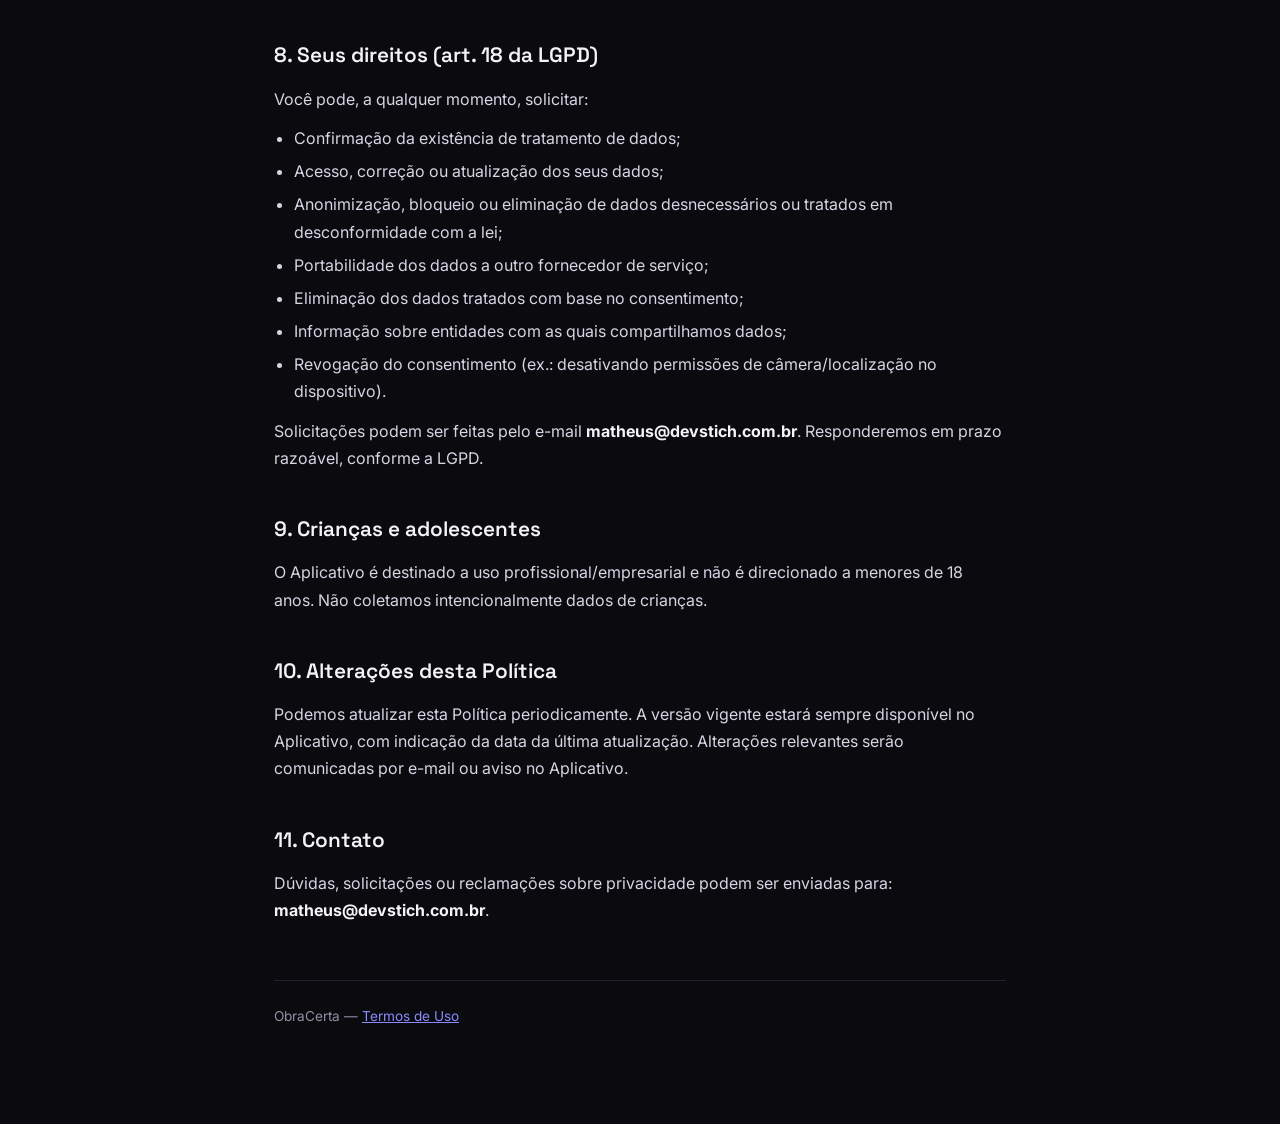
<file: obracerta-privacidade.html>
<!DOCTYPE html>
<html lang="pt-BR">

<head>
  <meta charset="UTF-8">
  <meta name="viewport" content="width=device-width, initial-scale=1.0">
  <title>Política de Privacidade — ObraCerta</title>
  <meta name="robots" content="noindex, nofollow">

  <link rel="preconnect" href="https://fonts.googleapis.com">
  <link rel="preconnect" href="https://fonts.gstatic.com" crossorigin>
  <link
    href="https://fonts.googleapis.com/css2?family=Space+Grotesk:wght@400;500;600;700&family=Inter:wght@300;400;500;600&display=swap"
    rel="stylesheet">
  <style>
    *, *::before, *::after {
      box-sizing: border-box;
      margin: 0;
      padding: 0;
    }

    :root {
      --bg: #0A0A0F;
      --surface: #101019;
      --card: #15151F;
      --border: #22222F;
      --accent: #6366F6;
      --accent-2: #8B8BFF;
      --white: #F4F4F8;
      --muted: #9090A6;
      --display: 'Space Grotesk', sans-serif;
      --body: 'Inter', sans-serif;
    }

    html {
      -webkit-font-smoothing: antialiased;
    }

    body {
      background: var(--bg);
      color: var(--white);
      font-family: var(--body);
      font-size: 16px;
      line-height: 1.7;
    }

    .wrap {
      max-width: 780px;
      margin: 0 auto;
      padding: 64px 24px 96px;
    }

    h1 {
      font-family: var(--display);
      font-size: clamp(1.8rem, 4vw, 2.4rem);
      font-weight: 700;
      margin-bottom: 8px;
      background: linear-gradient(135deg, var(--white), var(--accent-2));
      -webkit-background-clip: text;
      background-clip: text;
      -webkit-text-fill-color: transparent;
    }

    .updated {
      color: var(--muted);
      font-size: 0.9rem;
      margin-bottom: 32px;
    }

    .intro {
      background: var(--card);
      border: 1px solid var(--border);
      border-radius: 12px;
      padding: 20px 24px;
      color: var(--muted);
      margin-bottom: 40px;
    }

    h2 {
      font-family: var(--display);
      font-size: 1.3rem;
      font-weight: 600;
      margin: 40px 0 12px;
      color: var(--white);
    }

    h3 {
      font-family: var(--display);
      font-size: 1.05rem;
      font-weight: 600;
      margin: 20px 0 8px;
      color: var(--white);
    }

    p {
      margin-bottom: 12px;
      color: #D6D6E4;
    }

    ul, ol {
      margin: 0 0 12px 20px;
      color: #D6D6E4;
    }

    li {
      margin-bottom: 6px;
    }

    strong {
      color: var(--white);
    }

    a {
      color: var(--accent-2);
    }

    footer {
      margin-top: 56px;
      padding-top: 24px;
      border-top: 1px solid var(--border);
      color: var(--muted);
      font-size: 0.85rem;
    }
  </style>
</head>

<body>
  <div class="wrap">
    <h1>Política de Privacidade — ObraCerta (ObraLog)</h1>
    <p class="updated">Última atualização: 02 de julho de 2026</p>

    <div class="intro">
      Esta Política de Privacidade descreve como o <strong>ObraCerta</strong> ("Aplicativo", "nós") coleta, usa,
      armazena e protege os dados pessoais dos usuários ("você", "usuário"), em conformidade com a Lei Geral de
      Proteção de Dados Pessoais (Lei nº 13.709/2018 — LGPD).
      <br><br>
      Ao criar uma conta ou utilizar o Aplicativo, você declara estar ciente e de acordo com esta Política.
    </div>

    <h2>1. Quem somos</h2>
    <p>Controlador dos dados: <strong>Matheus Vinicius Oliveira Dias</strong>, CPF <strong>135.296.006-01</strong>,
      com contato através do e-mail <strong>matheus@devstich.com.br</strong>.</p>

    <h2>2. Quais dados coletamos</h2>
    <h3>2.1 Dados fornecidos por você</h3>
    <ul>
      <li><strong>Cadastro e conta:</strong> nome, e-mail e senha (armazenada de forma criptografada/hash — nunca
        em texto puro).</li>
      <li><strong>Dados de empresa e obra:</strong> nome da empresa, obras/canteiros cadastrados,
        membros/equipe vinculados a cada obra ou empresa, papéis e permissões de acesso.</li>
      <li><strong>Diário de obra:</strong> registros diários (atividades, ocorrências, condições climáticas, mão de
        obra, equipamentos), materiais utilizados/estocados, custos e valores lançados.</li>
      <li><strong>Fotografias:</strong> imagens capturadas pela câmera do dispositivo ou selecionadas da galeria
        para ilustrar registros do diário de obra.</li>
      <li><strong>Comunicações:</strong> mensagens enviadas ao suporte, solicitações de redefinição de senha.</li>
    </ul>

    <h3>2.2 Dados coletados automaticamente</h3>
    <ul>
      <li><strong>Geolocalização:</strong> localização do dispositivo, coletada apenas quando você autoriza a
        permissão de localização do sistema operacional, usada para associar registros/fotos ao local da obra.</li>
      <li><strong>Dados de dispositivo e uso:</strong> modelo/sistema operacional, identificadores de sessão,
        tokens de autenticação (JWT), registros técnicos (logs) de erros e acessos, com finalidade de segurança e
        diagnóstico.</li>
      <li><strong>Arquivos gerados:</strong> relatórios e PDFs consolidados criados a partir dos seus dados,
        armazenados no dispositivo ou enviados por compartilhamento a seu pedido.</li>
    </ul>

    <h3>2.3 Dados que não coletamos</h3>
    <p>Não coletamos dados de pagamento/cartão de crédito, nem dados de geolocalização em segundo plano sem sua
      autorização explícita.</p>

    <h2>3. Como usamos os dados</h2>
    <p>Utilizamos os dados para:</p>
    <ol>
      <li>Criar e gerenciar sua conta e autenticação (login, recuperação de senha);</li>
      <li>Permitir o cadastro e gerenciamento de empresas, obras, equipes, diários de obra, materiais e custos;</li>
      <li>Associar fotografias e localização aos registros de obra, quando autorizado;</li>
      <li>Gerar relatórios (diário, consolidado, de custos) e permitir exportação/compartilhamento em PDF;</li>
      <li>Garantir a segurança da conta e prevenir fraudes e acessos não autorizados;</li>
      <li>Cumprir obrigações legais e responder a solicitações de autoridades competentes;</li>
      <li>Enviar comunicações operacionais essenciais (ex.: e-mails de redefinição de senha, avisos de
        segurança).</li>
    </ol>
    <p>Não utilizamos seus dados para publicidade direcionada, não vendemos dados pessoais e não realizamos
      perfilamento comportamental para fins comerciais.</p>

    <h2>4. Base legal (LGPD)</h2>
    <p>O tratamento de dados é realizado com base em:</p>
    <ul>
      <li><strong>Execução de contrato</strong> (art. 7º, V) — para viabilizar as funcionalidades do
        Aplicativo;</li>
      <li><strong>Consentimento</strong> (art. 7º, I) — para acesso a câmera e geolocalização, revogável a
        qualquer momento nas configurações do dispositivo;</li>
      <li><strong>Legítimo interesse</strong> (art. 7º, IX) — para segurança, prevenção a fraudes e melhoria do
        serviço;</li>
      <li><strong>Cumprimento de obrigação legal ou regulatória</strong> (art. 7º, II), quando aplicável.</li>
    </ul>

    <h2>5. Compartilhamento de dados</h2>
    <p>Seus dados podem ser compartilhados com:</p>
    <ul>
      <li><strong>Prestadores de infraestrutura</strong>, como serviços de hospedagem de servidor e banco de
        dados, e provedor de envio de e-mails transacionais (ex.: redefinição de senha), estritamente para operação
        do Aplicativo;</li>
      <li><strong>Outros usuários da mesma empresa/obra</strong>, conforme os papéis e permissões que você ou o
        administrador da empresa configurarem (ex.: membros de uma obra podem visualizar diários e relatórios
        daquela obra);</li>
      <li><strong>Autoridades públicas</strong>, mediante requisição legal.</li>
    </ul>
    <p>Não compartilhamos dados pessoais com terceiros para fins de marketing.</p>

    <h2>6. Armazenamento e segurança</h2>
    <ul>
      <li>Os dados são armazenados em banco de dados (PostgreSQL) hospedado em servidor próprio/contratado,
        protegido por autenticação e controle de acesso.</li>
      <li>Senhas são armazenadas com hash criptográfico, nunca em texto claro.</li>
      <li>A comunicação entre aplicativo e servidor é realizada via conexão criptografada (HTTPS).</li>
      <li>O acesso a recursos como câmera e localização é solicitado ao sistema operacional e pode ser revogado
        por você a qualquer momento.</li>
      <li>Apesar dos esforços de segurança, nenhum sistema é 100% imune a incidentes; em caso de violação de dados
        relevante, comunicaremos os usuários afetados e a Autoridade Nacional de Proteção de Dados (ANPD), conforme
        exigido em lei.</li>
    </ul>

    <h2>7. Retenção e exclusão de dados</h2>
    <ul>
      <li>Os dados são mantidos enquanto sua conta estiver ativa e pelo tempo necessário para cumprir as
        finalidades descritas nesta Política ou obrigações legais/fiscais aplicáveis (ex.: registros de obra podem
        ter valor probatório/contratual).</li>
      <li>Você pode solicitar a exclusão da sua conta e dos dados pessoais associados, observadas eventuais
        obrigações legais de retenção (ex.: dados fiscais, registros exigidos por lei).</li>
      <li>Fotografias e relatórios exportados para o dispositivo ou compartilhados por você permanecem sob sua
        responsabilidade após o compartilhamento.</li>
    </ul>

    <h2>8. Seus direitos (art. 18 da LGPD)</h2>
    <p>Você pode, a qualquer momento, solicitar:</p>
    <ul>
      <li>Confirmação da existência de tratamento de dados;</li>
      <li>Acesso, correção ou atualização dos seus dados;</li>
      <li>Anonimização, bloqueio ou eliminação de dados desnecessários ou tratados em desconformidade com a
        lei;</li>
      <li>Portabilidade dos dados a outro fornecedor de serviço;</li>
      <li>Eliminação dos dados tratados com base no consentimento;</li>
      <li>Informação sobre entidades com as quais compartilhamos dados;</li>
      <li>Revogação do consentimento (ex.: desativando permissões de câmera/localização no dispositivo).</li>
    </ul>
    <p>Solicitações podem ser feitas pelo e-mail <strong>matheus@devstich.com.br</strong>. Responderemos em prazo
      razoável, conforme a LGPD.</p>

    <h2>9. Crianças e adolescentes</h2>
    <p>O Aplicativo é destinado a uso profissional/empresarial e não é direcionado a menores de 18 anos. Não
      coletamos intencionalmente dados de crianças.</p>

    <h2>10. Alterações desta Política</h2>
    <p>Podemos atualizar esta Política periodicamente. A versão vigente estará sempre disponível no Aplicativo,
      com indicação da data da última atualização. Alterações relevantes serão comunicadas por e-mail ou aviso no
      Aplicativo.</p>

    <h2>11. Contato</h2>
    <p>Dúvidas, solicitações ou reclamações sobre privacidade podem ser enviadas para:
      <strong>matheus@devstich.com.br</strong>.</p>

    <footer>
      ObraCerta — <a href="./obracerta-termos.html">Termos de Uso</a>
    </footer>
  </div>
</body>

</html>
</file>
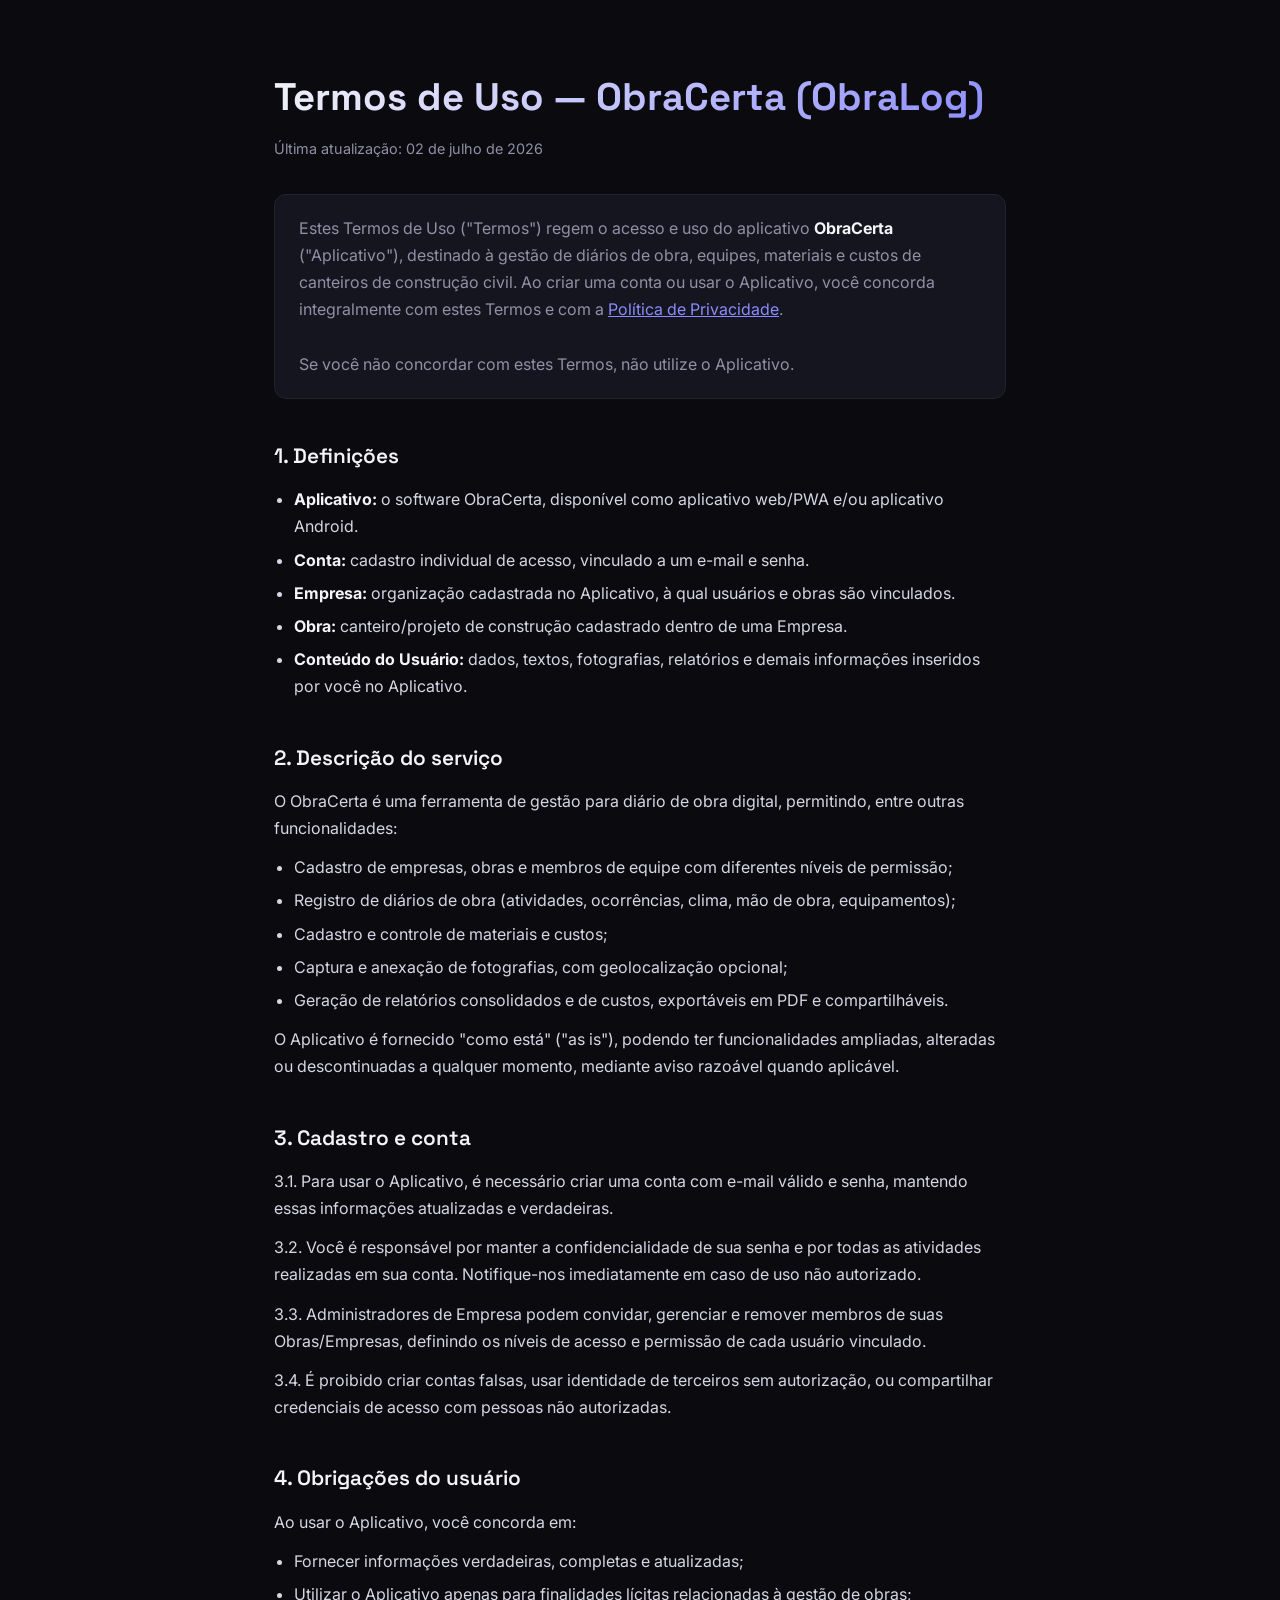
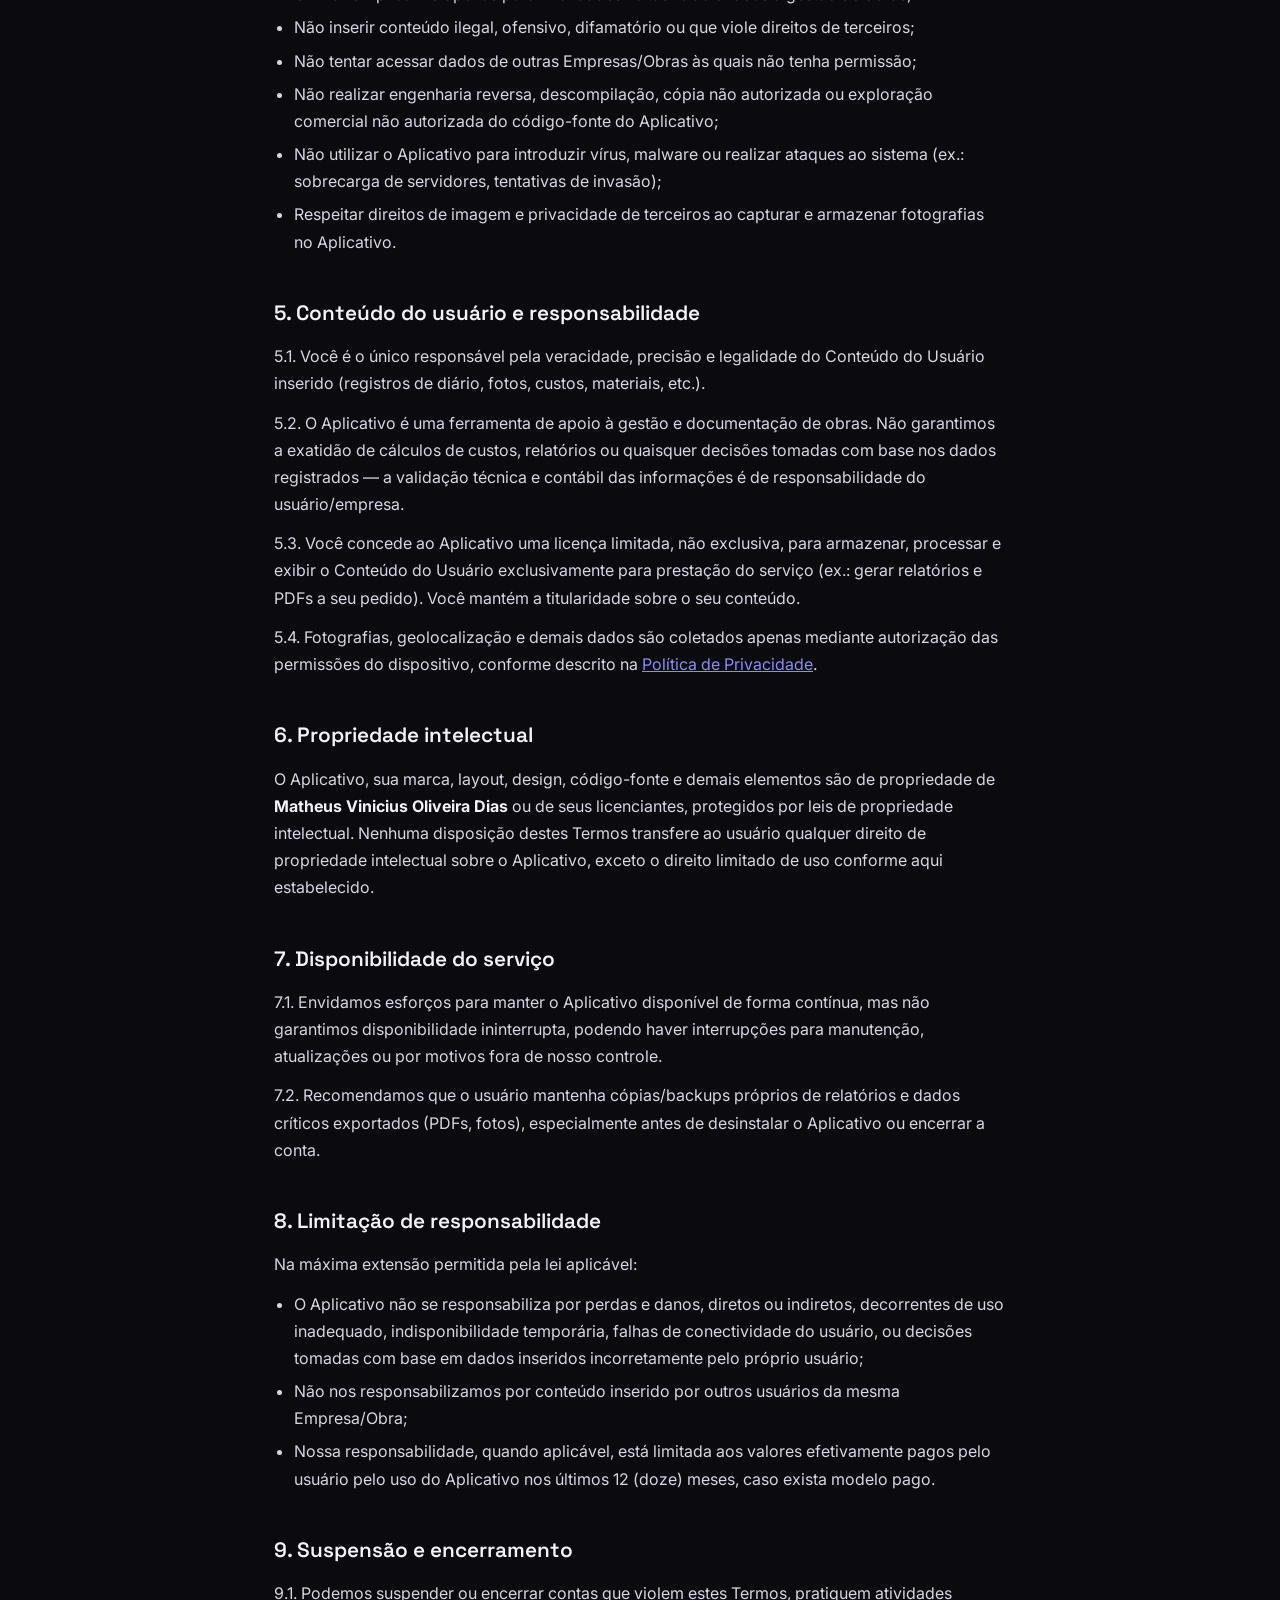
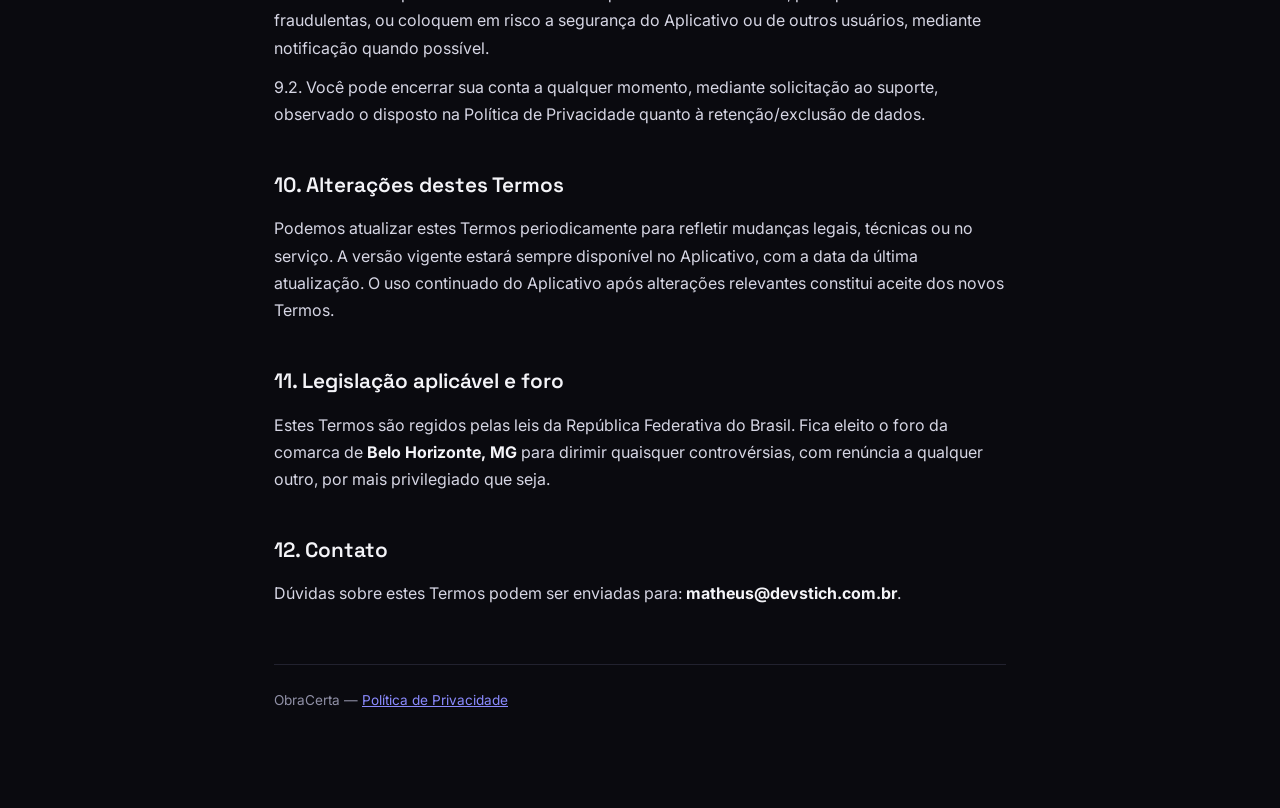
<file: obracerta-termos.html>
<!DOCTYPE html>
<html lang="pt-BR">

<head>
  <meta charset="UTF-8">
  <meta name="viewport" content="width=device-width, initial-scale=1.0">
  <title>Termos de Uso — ObraCerta</title>
  <meta name="robots" content="noindex, nofollow">

  <link rel="preconnect" href="https://fonts.googleapis.com">
  <link rel="preconnect" href="https://fonts.gstatic.com" crossorigin>
  <link
    href="https://fonts.googleapis.com/css2?family=Space+Grotesk:wght@400;500;600;700&family=Inter:wght@300;400;500;600&display=swap"
    rel="stylesheet">
  <style>
    *, *::before, *::after {
      box-sizing: border-box;
      margin: 0;
      padding: 0;
    }

    :root {
      --bg: #0A0A0F;
      --surface: #101019;
      --card: #15151F;
      --border: #22222F;
      --accent: #6366F6;
      --accent-2: #8B8BFF;
      --white: #F4F4F8;
      --muted: #9090A6;
      --display: 'Space Grotesk', sans-serif;
      --body: 'Inter', sans-serif;
    }

    html {
      -webkit-font-smoothing: antialiased;
    }

    body {
      background: var(--bg);
      color: var(--white);
      font-family: var(--body);
      font-size: 16px;
      line-height: 1.7;
    }

    .wrap {
      max-width: 780px;
      margin: 0 auto;
      padding: 64px 24px 96px;
    }

    h1 {
      font-family: var(--display);
      font-size: clamp(1.8rem, 4vw, 2.4rem);
      font-weight: 700;
      margin-bottom: 8px;
      background: linear-gradient(135deg, var(--white), var(--accent-2));
      -webkit-background-clip: text;
      background-clip: text;
      -webkit-text-fill-color: transparent;
    }

    .updated {
      color: var(--muted);
      font-size: 0.9rem;
      margin-bottom: 32px;
    }

    .intro {
      background: var(--card);
      border: 1px solid var(--border);
      border-radius: 12px;
      padding: 20px 24px;
      color: var(--muted);
      margin-bottom: 40px;
    }

    .intro a {
      color: var(--accent-2);
    }

    h2 {
      font-family: var(--display);
      font-size: 1.3rem;
      font-weight: 600;
      margin: 40px 0 12px;
      color: var(--white);
    }

    p {
      margin-bottom: 12px;
      color: #D6D6E4;
    }

    ul {
      margin: 0 0 12px 20px;
      color: #D6D6E4;
    }

    li {
      margin-bottom: 6px;
    }

    strong {
      color: var(--white);
    }

    a {
      color: var(--accent-2);
    }

    hr {
      border: none;
      border-top: 1px solid var(--border);
      margin: 32px 0;
    }

    footer {
      margin-top: 56px;
      padding-top: 24px;
      border-top: 1px solid var(--border);
      color: var(--muted);
      font-size: 0.85rem;
    }
  </style>
</head>

<body>
  <div class="wrap">
    <h1>Termos de Uso — ObraCerta (ObraLog)</h1>
    <p class="updated">Última atualização: 02 de julho de 2026</p>

    <div class="intro">
      Estes Termos de Uso ("Termos") regem o acesso e uso do aplicativo <strong>ObraCerta</strong> ("Aplicativo"),
      destinado à gestão de diários de obra, equipes, materiais e custos de canteiros de construção civil. Ao criar
      uma conta ou usar o Aplicativo, você concorda integralmente com estes Termos e com a
      <a href="./obracerta-privacidade.html">Política de Privacidade</a>.
      <br><br>
      Se você não concordar com estes Termos, não utilize o Aplicativo.
    </div>

    <h2>1. Definições</h2>
    <ul>
      <li><strong>Aplicativo:</strong> o software ObraCerta, disponível como aplicativo web/PWA e/ou aplicativo Android.</li>
      <li><strong>Conta:</strong> cadastro individual de acesso, vinculado a um e-mail e senha.</li>
      <li><strong>Empresa:</strong> organização cadastrada no Aplicativo, à qual usuários e obras são vinculados.</li>
      <li><strong>Obra:</strong> canteiro/projeto de construção cadastrado dentro de uma Empresa.</li>
      <li><strong>Conteúdo do Usuário:</strong> dados, textos, fotografias, relatórios e demais informações inseridos por você no Aplicativo.</li>
    </ul>

    <h2>2. Descrição do serviço</h2>
    <p>O ObraCerta é uma ferramenta de gestão para diário de obra digital, permitindo, entre outras funcionalidades:</p>
    <ul>
      <li>Cadastro de empresas, obras e membros de equipe com diferentes níveis de permissão;</li>
      <li>Registro de diários de obra (atividades, ocorrências, clima, mão de obra, equipamentos);</li>
      <li>Cadastro e controle de materiais e custos;</li>
      <li>Captura e anexação de fotografias, com geolocalização opcional;</li>
      <li>Geração de relatórios consolidados e de custos, exportáveis em PDF e compartilháveis.</li>
    </ul>
    <p>O Aplicativo é fornecido "como está" ("as is"), podendo ter funcionalidades ampliadas, alteradas ou
      descontinuadas a qualquer momento, mediante aviso razoável quando aplicável.</p>

    <h2>3. Cadastro e conta</h2>
    <p>3.1. Para usar o Aplicativo, é necessário criar uma conta com e-mail válido e senha, mantendo essas
      informações atualizadas e verdadeiras.</p>
    <p>3.2. Você é responsável por manter a confidencialidade de sua senha e por todas as atividades realizadas em
      sua conta. Notifique-nos imediatamente em caso de uso não autorizado.</p>
    <p>3.3. Administradores de Empresa podem convidar, gerenciar e remover membros de suas Obras/Empresas, definindo
      os níveis de acesso e permissão de cada usuário vinculado.</p>
    <p>3.4. É proibido criar contas falsas, usar identidade de terceiros sem autorização, ou compartilhar
      credenciais de acesso com pessoas não autorizadas.</p>

    <h2>4. Obrigações do usuário</h2>
    <p>Ao usar o Aplicativo, você concorda em:</p>
    <ul>
      <li>Fornecer informações verdadeiras, completas e atualizadas;</li>
      <li>Utilizar o Aplicativo apenas para finalidades lícitas relacionadas à gestão de obras;</li>
      <li>Não inserir conteúdo ilegal, ofensivo, difamatório ou que viole direitos de terceiros;</li>
      <li>Não tentar acessar dados de outras Empresas/Obras às quais não tenha permissão;</li>
      <li>Não realizar engenharia reversa, descompilação, cópia não autorizada ou exploração comercial não
        autorizada do código-fonte do Aplicativo;</li>
      <li>Não utilizar o Aplicativo para introduzir vírus, malware ou realizar ataques ao sistema (ex.: sobrecarga
        de servidores, tentativas de invasão);</li>
      <li>Respeitar direitos de imagem e privacidade de terceiros ao capturar e armazenar fotografias no
        Aplicativo.</li>
    </ul>

    <h2>5. Conteúdo do usuário e responsabilidade</h2>
    <p>5.1. Você é o único responsável pela veracidade, precisão e legalidade do Conteúdo do Usuário inserido
      (registros de diário, fotos, custos, materiais, etc.).</p>
    <p>5.2. O Aplicativo é uma ferramenta de apoio à gestão e documentação de obras. Não garantimos a exatidão de
      cálculos de custos, relatórios ou quaisquer decisões tomadas com base nos dados registrados — a validação
      técnica e contábil das informações é de responsabilidade do usuário/empresa.</p>
    <p>5.3. Você concede ao Aplicativo uma licença limitada, não exclusiva, para armazenar, processar e exibir o
      Conteúdo do Usuário exclusivamente para prestação do serviço (ex.: gerar relatórios e PDFs a seu pedido). Você
      mantém a titularidade sobre o seu conteúdo.</p>
    <p>5.4. Fotografias, geolocalização e demais dados são coletados apenas mediante autorização das permissões do
      dispositivo, conforme descrito na <a href="./obracerta-privacidade.html">Política de Privacidade</a>.</p>

    <h2>6. Propriedade intelectual</h2>
    <p>O Aplicativo, sua marca, layout, design, código-fonte e demais elementos são de propriedade de
      <strong>Matheus Vinicius Oliveira Dias</strong> ou de seus licenciantes, protegidos por leis de propriedade
      intelectual. Nenhuma disposição destes Termos transfere ao usuário qualquer direito de propriedade intelectual
      sobre o Aplicativo, exceto o direito limitado de uso conforme aqui estabelecido.</p>

    <h2>7. Disponibilidade do serviço</h2>
    <p>7.1. Envidamos esforços para manter o Aplicativo disponível de forma contínua, mas não garantimos
      disponibilidade ininterrupta, podendo haver interrupções para manutenção, atualizações ou por motivos fora de
      nosso controle.</p>
    <p>7.2. Recomendamos que o usuário mantenha cópias/backups próprios de relatórios e dados críticos exportados
      (PDFs, fotos), especialmente antes de desinstalar o Aplicativo ou encerrar a conta.</p>

    <h2>8. Limitação de responsabilidade</h2>
    <p>Na máxima extensão permitida pela lei aplicável:</p>
    <ul>
      <li>O Aplicativo não se responsabiliza por perdas e danos, diretos ou indiretos, decorrentes de uso
        inadequado, indisponibilidade temporária, falhas de conectividade do usuário, ou decisões tomadas com base
        em dados inseridos incorretamente pelo próprio usuário;</li>
      <li>Não nos responsabilizamos por conteúdo inserido por outros usuários da mesma Empresa/Obra;</li>
      <li>Nossa responsabilidade, quando aplicável, está limitada aos valores efetivamente pagos pelo usuário pelo
        uso do Aplicativo nos últimos 12 (doze) meses, caso exista modelo pago.</li>
    </ul>

    <h2>9. Suspensão e encerramento</h2>
    <p>9.1. Podemos suspender ou encerrar contas que violem estes Termos, pratiquem atividades fraudulentas, ou
      coloquem em risco a segurança do Aplicativo ou de outros usuários, mediante notificação quando possível.</p>
    <p>9.2. Você pode encerrar sua conta a qualquer momento, mediante solicitação ao suporte, observado o disposto
      na Política de Privacidade quanto à retenção/exclusão de dados.</p>

    <h2>10. Alterações destes Termos</h2>
    <p>Podemos atualizar estes Termos periodicamente para refletir mudanças legais, técnicas ou no serviço. A
      versão vigente estará sempre disponível no Aplicativo, com a data da última atualização. O uso continuado do
      Aplicativo após alterações relevantes constitui aceite dos novos Termos.</p>

    <h2>11. Legislação aplicável e foro</h2>
    <p>Estes Termos são regidos pelas leis da República Federativa do Brasil. Fica eleito o foro da comarca de
      <strong>Belo Horizonte, MG</strong> para dirimir quaisquer controvérsias, com renúncia a qualquer outro, por
      mais privilegiado que seja.</p>

    <h2>12. Contato</h2>
    <p>Dúvidas sobre estes Termos podem ser enviadas para: <strong>matheus@devstich.com.br</strong>.</p>

    <footer>
      ObraCerta — <a href="./obracerta-privacidade.html">Política de Privacidade</a>
    </footer>
  </div>
</body>

</html>
</file>
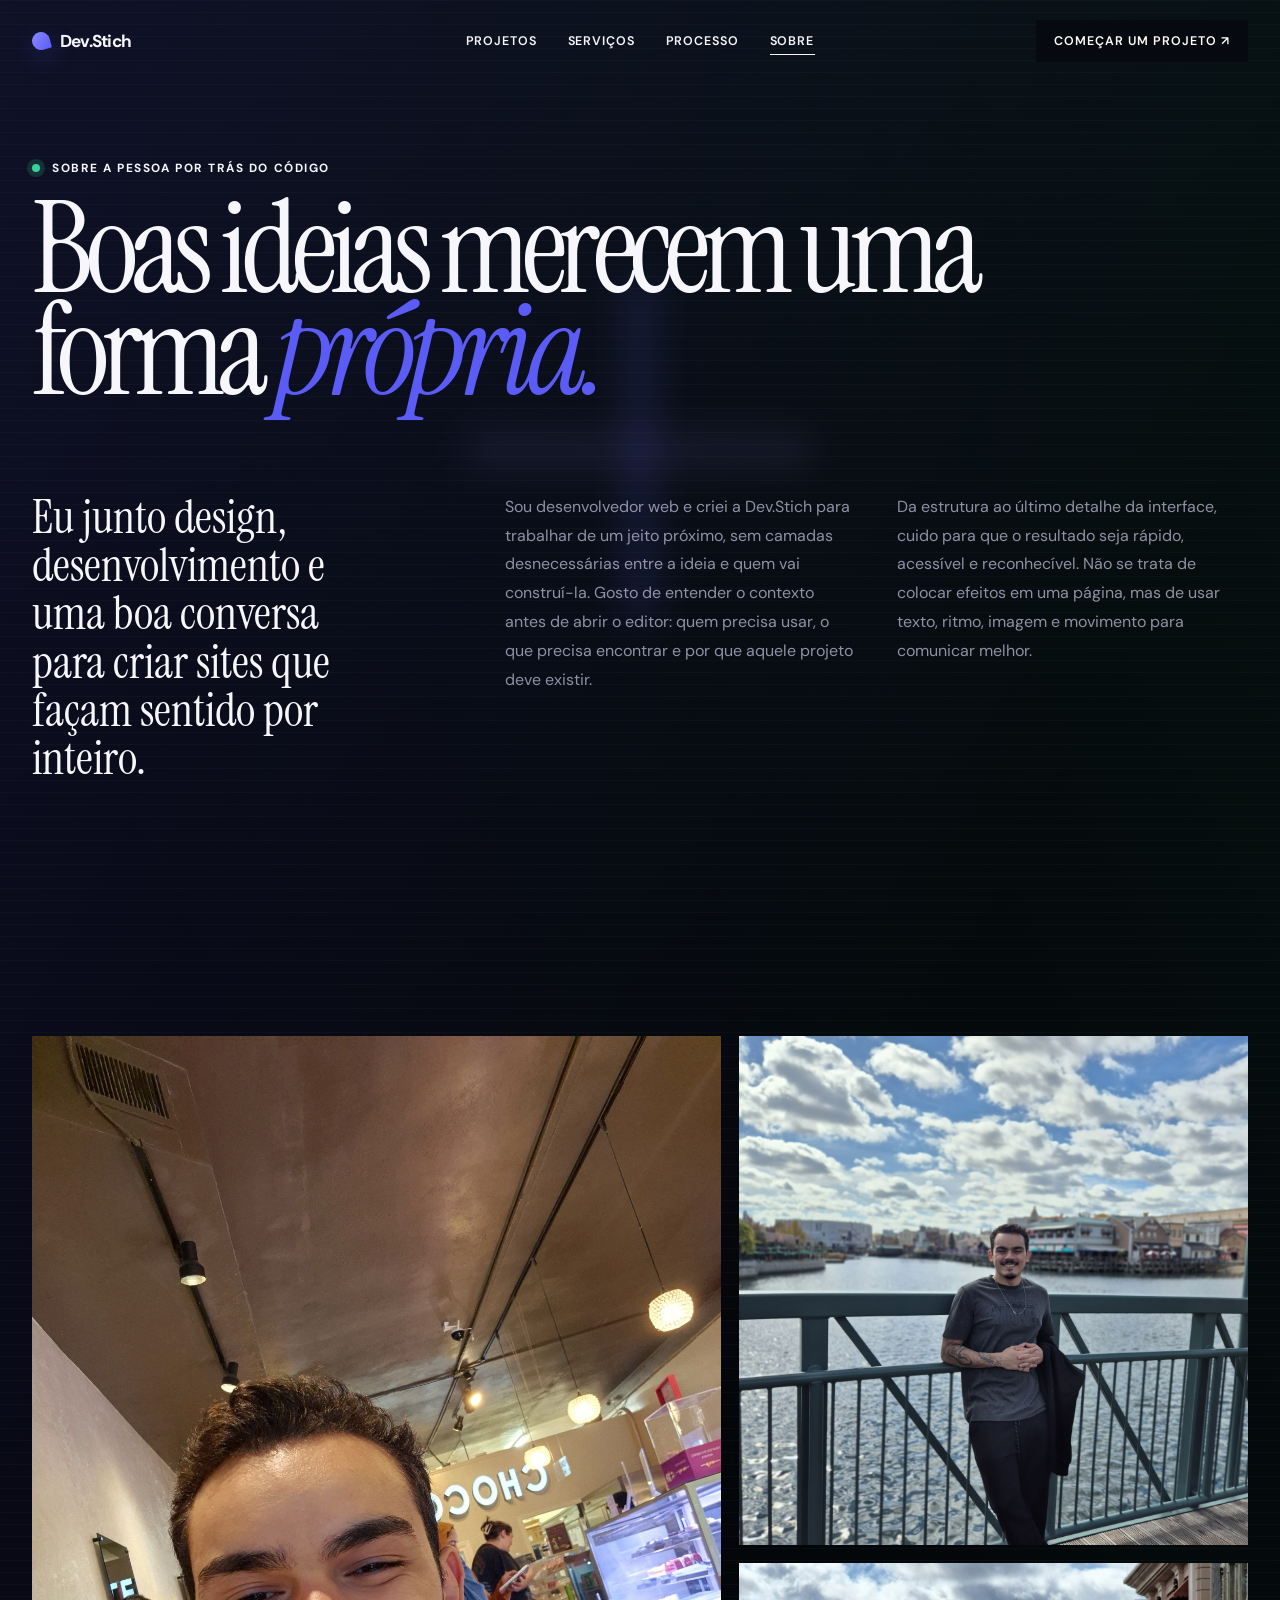
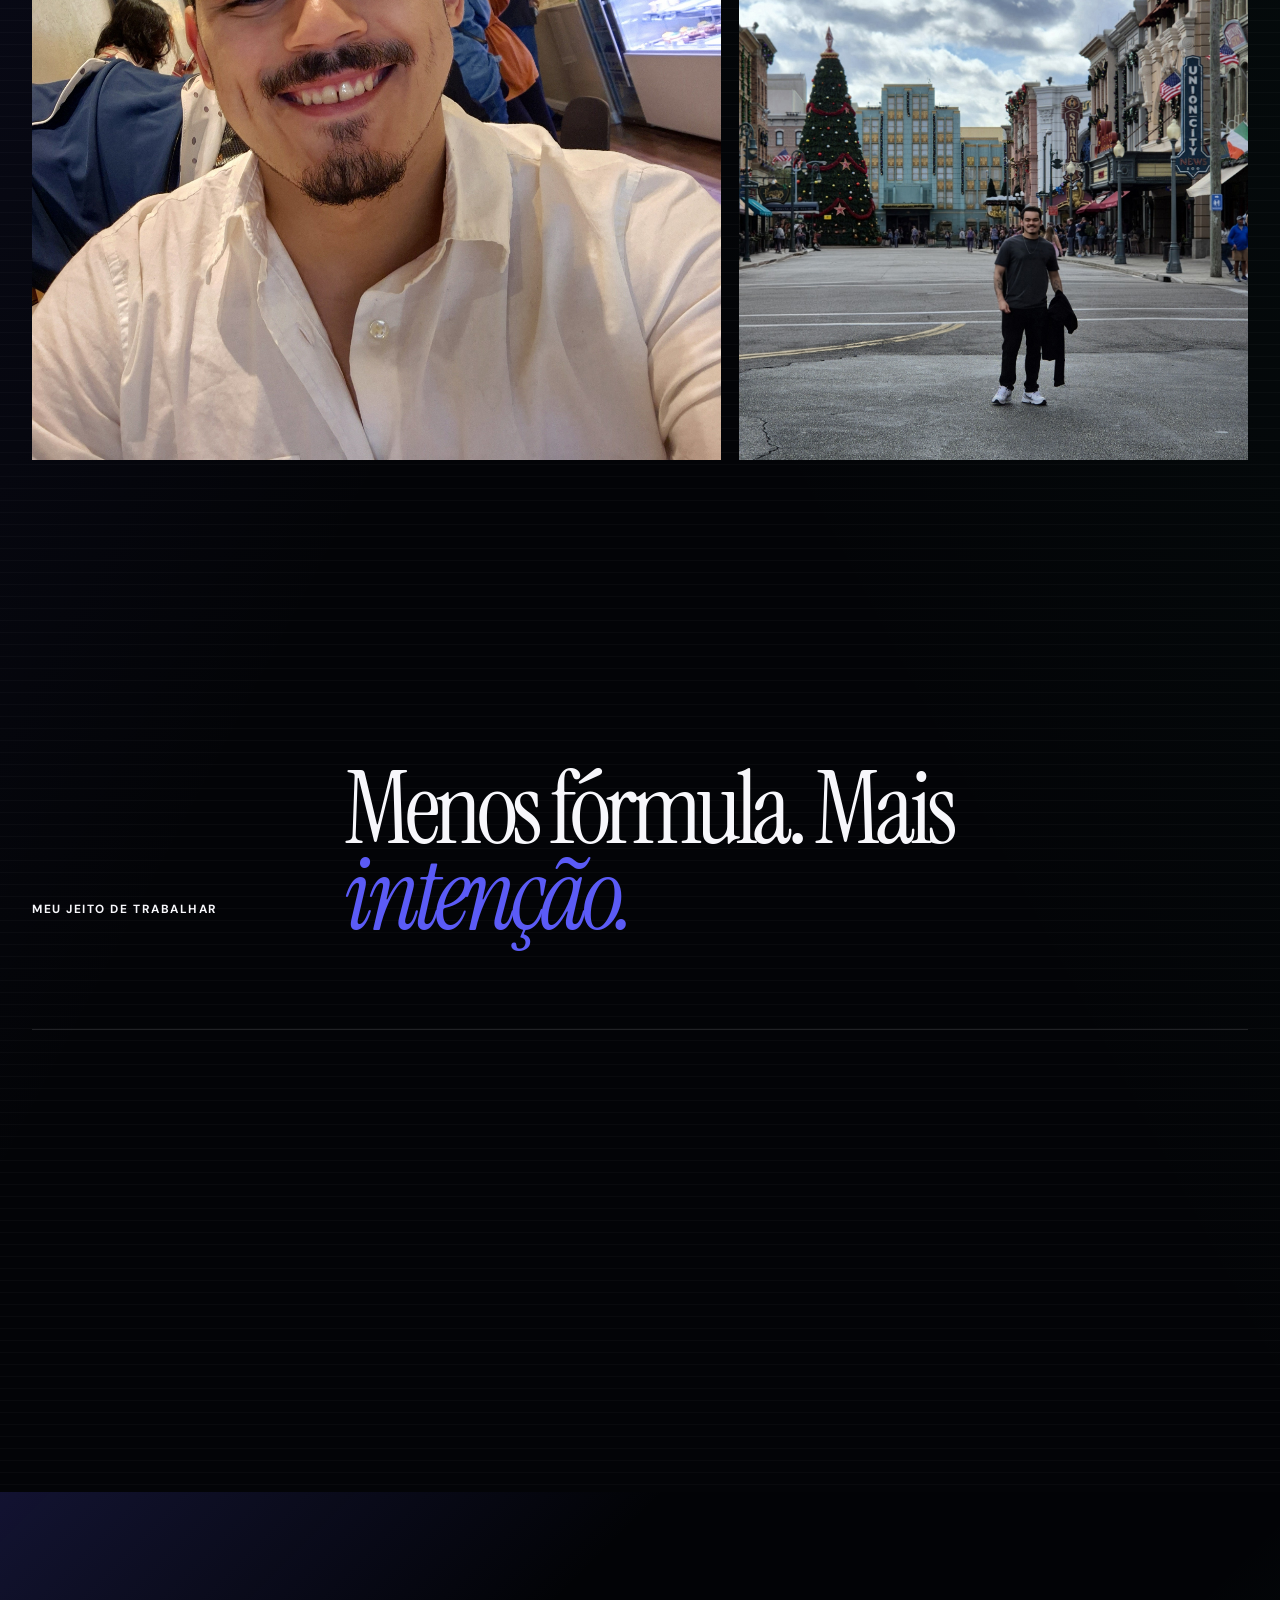
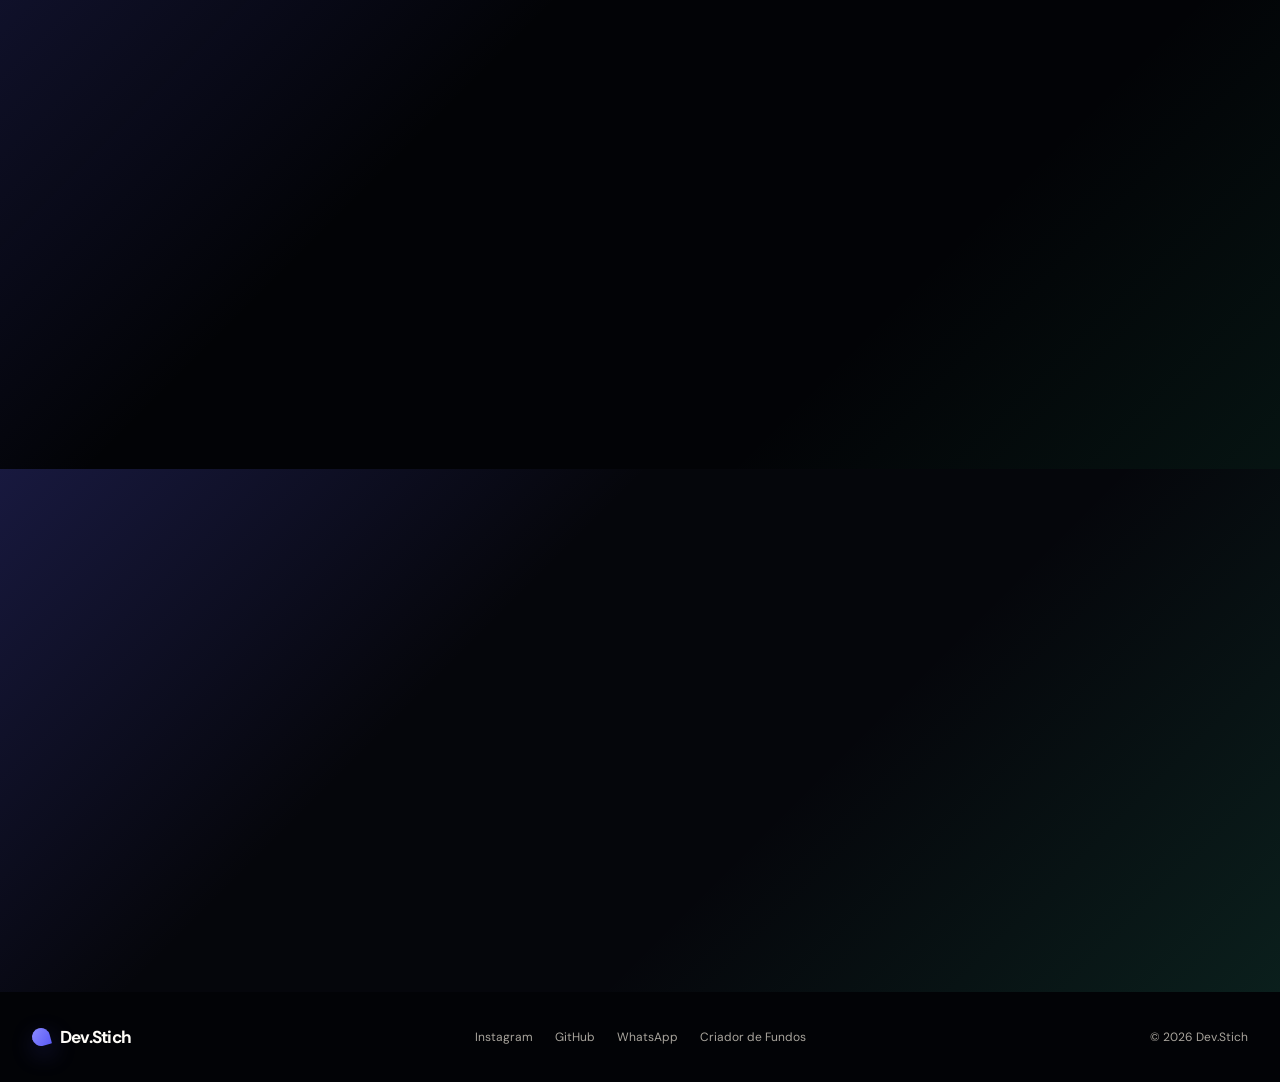
<file: sobre.html>
<!doctype html><html lang="pt-BR"><head>
<meta charset="utf-8"><meta name="viewport" content="width=device-width,initial-scale=1"><title>Sobre mim | Dev.Stich</title>
<meta name="description" content="Conheça o desenvolvedor por trás da Dev.Stich e a forma de criar sites rápidos, autorais e feitos para pessoas."><meta name="robots" content="index, follow"><meta name="theme-color" content="#f3f0e8"><link rel="canonical" href="https://www.devstich.com.br/sobre"><link rel="icon" href="devstich-logo-instagram.png" type="image/png">
<meta property="og:type" content="profile"><meta property="og:title" content="Sobre a Dev.Stich"><meta property="og:description" content="Código, design e conversa para construir experiências digitais com identidade."><meta property="og:url" content="https://www.devstich.com.br/sobre"><meta property="og:image" content="https://www.devstich.com.br/og.png">
<link rel="preconnect" href="https://fonts.googleapis.com"><link rel="preconnect" href="https://fonts.gstatic.com" crossorigin><link href="https://fonts.googleapis.com/css2?family=DM+Sans:wght@400;500;600;700&family=Instrument+Serif:ital@0;1&display=swap" rel="stylesheet"><link rel="stylesheet" href="styles.css"></head>
<body><a class="skip-link" href="#conteudo">Pular para o conteúdo</a><div class="scroll-progress"></div>
<header class="site-header"><nav class="nav" aria-label="Navegação principal"><a class="brand" href="/"><span class="brand-mark"></span><span>Dev.Stich</span></a><div class="nav-links"><a href="/#projetos">Projetos</a><a href="/#servicos">Serviços</a><a href="/#processo">Processo</a><a href="/sobre" aria-current="page">Sobre</a></div><a class="nav-contact" href="/#contato">Começar um projeto ↗</a><button class="menu-toggle" type="button" aria-label="Abrir menu" aria-controls="menu-mobile" aria-expanded="false"><span></span></button></nav></header>
<div class="mobile-panel" id="menu-mobile" aria-hidden="true"><a href="/#projetos">Projetos</a><a href="/#servicos">Serviços</a><a href="/#processo">Processo</a><a href="/sobre">Sobre mim</a><a href="/#contato">Começar um projeto ↗</a></div>
<main id="conteudo"><section class="about-hero"><p class="hero-kicker"><span class="availability-dot"></span> Sobre a pessoa por trás do código</p><h1>Boas ideias merecem uma forma <em>própria.</em></h1><div class="about-intro reveal"><p class="lead">Eu junto design, desenvolvimento e uma boa conversa para criar sites que façam sentido por inteiro.</p><div class="body-copy"><p>Sou desenvolvedor web e criei a Dev.Stich para trabalhar de um jeito próximo, sem camadas desnecessárias entre a ideia e quem vai construí-la. Gosto de entender o contexto antes de abrir o editor: quem precisa usar, o que precisa encontrar e por que aquele projeto deve existir.</p><p>Da estrutura ao último detalhe da interface, cuido para que o resultado seja rápido, acessível e reconhecível. Não se trata de colocar efeitos em uma página, mas de usar texto, ritmo, imagem e movimento para comunicar melhor.</p></div></div></section>
<section class="section photo-story" aria-label="Galeria pessoal"><figure class="reveal"><img src="sobre-foto1.jpg" alt="Retrato do desenvolvedor da Dev.Stich"></figure><figure class="reveal" data-delay="1"><img src="sobre-foto2.jpg" alt="Momento pessoal do desenvolvedor"></figure><figure class="reveal" data-delay="2"><img src="sobre-foto3.jpg" alt="Registro pessoal do desenvolvedor"></figure></section>
<section class="section"><header class="section-heading reveal"><p class="eyebrow">Meu jeito de trabalhar</p><div><h2>Menos fórmula. Mais <em>intenção.</em></h2></div></header><div class="principles"><article class="principle reveal"><span>01</span><h2>Escutar primeiro</h2><p>Um bom projeto começa entendendo a realidade, o público e o objetivo, em vez de partir de uma tendência visual.</p></article><article class="principle reveal" data-delay="1"><span>02</span><h2>Construir com clareza</h2><p>Você acompanha as decisões, recebe prévias e sabe o que está sendo feito em cada etapa.</p></article><article class="principle reveal" data-delay="2"><span>03</span><h2>Cuidar depois</h2><p>A entrega não termina no botão publicar. O site é revisado, orientado e acompanhado na entrada no ar.</p></article></div></section>
<div class="night-section"><section class="section"><header class="section-heading reveal"><p class="eyebrow">Ferramentas</p><div><h2>Tecnologia a serviço da <em>ideia.</em></h2><p>Escolho a ferramenta conforme o problema. A base é sempre a mesma: código organizado, desempenho e manutenção possível.</p></div></header><div class="stack-line reveal"><span>HTML</span><span>CSS</span><span>JavaScript</span><span>React</span><span>Next.js</span><span>Node.js</span><span>PHP</span><span>WordPress</span><span>Git</span><span>Figma</span><span>SEO técnico</span><span>Performance</span></div></section></div>
<section class="contact"><div class="contact-inner"><h2 class="reveal">Tem uma ideia? Vamos <em>conversar.</em></h2><a class="nav-contact reveal" href="https://wa.me/5531990825833?text=Ol%C3%A1!%20Vi%20a%20p%C3%A1gina%20Sobre%20da%20Dev.Stich%20e%20gostaria%20de%20conversar%20sobre%20um%20projeto." target="_blank" rel="noopener noreferrer">Chamar no WhatsApp ↗</a></div></section></main>
<footer class="site-footer"><div class="footer-inner"><a class="brand" href="/"><span class="brand-mark"></span><span>Dev.Stich</span></a><div class="socials"><a href="https://www.instagram.com/dev.stichstd/" target="_blank" rel="noopener noreferrer">Instagram</a><a href="https://github.com/stich121" target="_blank" rel="noopener noreferrer">GitHub</a><a href="https://wa.me/5531990825833" target="_blank" rel="noopener noreferrer">WhatsApp</a><a href="/criador-de-fundos">Criador de Fundos</a></div><span class="footer-copy">© <span data-year>2026</span> Dev.Stich</span></div></footer><script src="script.js" defer></script></body></html>
</file>
<file: styles.css>
:root {
  --paper: #030407;
  --paper-deep: #080a10;
  --ink: #f7f7fb;
  --muted: #8e91a4;
  --line: rgba(247, 247, 251, .12);
  --signal: #5b5bf6;
  --signal-soft: #8b8bff;
  --signal-dark: #8b8bff;
  --violet: #a78bfa;
  --fresh: #34d399;
  --night: #020306;
  --night-2: #070911;
  --contact-bg: #05060b;
  --white: #fffdf8;
  --display: "Instrument Serif", Georgia, serif;
  --sans: "DM Sans", Arial, sans-serif;
  --ease: cubic-bezier(.22, 1, .36, 1);
  --page: min(1380px, calc(100vw - 64px));
}

*, *::before, *::after { box-sizing: border-box; }

html {
  scroll-behavior: smooth;
  scroll-padding-top: 96px;
  background: var(--paper);
}

body {
  margin: 0;
  overflow-x: hidden;
  color: var(--ink);
  background:
    linear-gradient(118deg, rgba(91, 91, 246, .13), transparent 42%),
    linear-gradient(242deg, rgba(52, 211, 153, .06), transparent 46%),
    linear-gradient(rgba(255,255,255,.025) 1px, transparent 1px),
    var(--paper);
  background-size: 100% 100%, 100% 100%, 100% 12px;
  font-family: var(--sans);
  -webkit-font-smoothing: antialiased;
}

body.menu-open { overflow: hidden; }

::selection { color: var(--white); background: var(--signal); }

.cursor-glow {
  position: fixed;
  z-index: 2;
  top: 0;
  left: 0;
  width: 340px;
  height: 340px;
  pointer-events: none;
  opacity: 0;
  mix-blend-mode: screen;
  background:
    linear-gradient(90deg, transparent 0 46%, rgba(91,91,246,.16) 46% 54%, transparent 54% 100%),
    linear-gradient(0deg, transparent 0 46%, rgba(167,139,250,.11) 46% 54%, transparent 54% 100%);
  filter: blur(18px);
  transform: translate3d(-50%, -50%, 0) rotate(-10deg);
  transition: opacity .35s;
}

@media (hover: hover) and (pointer: fine) {
  .cursor-glow { opacity: 1; }
}

a { color: inherit; }
img { max-width: 100%; display: block; }
button, input, select, textarea { font: inherit; }
button, a { -webkit-tap-highlight-color: transparent; }

.skip-link {
  position: fixed;
  z-index: 999;
  top: 12px;
  left: 12px;
  padding: 10px 16px;
  color: var(--white);
  background: var(--night-2);
  transform: translateY(-150%);
}
.skip-link:focus { transform: translateY(0); }

.scroll-progress {
  position: fixed;
  z-index: 120;
  top: 0;
  left: 0;
  width: 0;
  height: 3px;
  background: linear-gradient(90deg, var(--signal), var(--violet), var(--fresh));
  box-shadow: 0 0 18px rgba(91,91,246,.35);
}

.site-header {
  position: fixed;
  z-index: 100;
  top: 0;
  left: 0;
  width: 100%;
  transition: transform .35s var(--ease), background .35s, border-color .35s;
}

.site-header.is-scrolled {
  background: rgba(10, 10, 15, .86);
  border-bottom: 1px solid var(--line);
  backdrop-filter: blur(16px);
}

.nav {
  width: var(--page);
  min-height: 82px;
  margin: 0 auto;
  display: grid;
  grid-template-columns: 1fr auto 1fr;
  align-items: center;
  gap: 24px;
}

.brand {
  display: inline-flex;
  width: max-content;
  align-items: center;
  gap: 10px;
  text-decoration: none;
  font-weight: 700;
  letter-spacing: -.045em;
  font-size: 1.08rem;
}

.brand-mark {
  width: 18px;
  height: 18px;
  background: linear-gradient(135deg, var(--signal-soft), var(--signal));
  box-shadow: 0 8px 24px rgba(91,91,246,.28);
  border-radius: 50% 50% 5% 50%;
  transform: rotate(-15deg);
}

.nav-links {
  display: flex;
  align-items: center;
  gap: 30px;
}

.nav-links a,
.nav-contact {
  position: relative;
  text-decoration: none;
  font-size: .78rem;
  font-weight: 600;
  letter-spacing: .08em;
  text-transform: uppercase;
}

.nav-links a::after {
  content: "";
  position: absolute;
  right: 0;
  bottom: -6px;
  left: 0;
  height: 1px;
  background: currentColor;
  transform: scaleX(0);
  transform-origin: right;
  transition: transform .35s var(--ease);
}
.nav-links a:hover::after,
.nav-links a[aria-current="page"]::after { transform: scaleX(1); transform-origin: left; }

.nav-contact {
  justify-self: end;
  display: inline-flex;
  align-items: center;
  gap: 10px;
  padding: 13px 18px;
  color: var(--white);
  background: var(--night-2);
  text-decoration: none;
  transition: color .25s, background .25s, transform .25s;
}
.nav-contact:hover { color: var(--white); background: var(--signal); box-shadow: 0 12px 28px rgba(91,91,246,.28); transform: translateY(-2px); }

.menu-toggle { display: none; }
.mobile-panel { display: none; }

.hero {
  position: relative;
  width: var(--page);
  min-height: 100svh;
  margin: 0 auto;
  padding: 150px 0 68px;
  display: grid;
  grid-template-columns: minmax(0, 1.45fr) minmax(310px, .55fr);
  align-items: end;
  gap: clamp(42px, 7vw, 118px);
}

.hero::before {
  content: "";
  position: absolute;
  inset: 108px auto auto min(42vw, 620px);
  width: clamp(220px, 28vw, 440px);
  height: clamp(220px, 28vw, 440px);
  border: 1px solid rgba(91,91,246,.18);
  border-radius: 2px;
  background:
    linear-gradient(135deg, rgba(91,91,246,.16), rgba(167,139,250,.08)),
    repeating-linear-gradient(135deg, transparent 0 13px, rgba(91,91,246,.11) 14px 15px);
  filter: saturate(130%);
  opacity: .68;
  animation: drift 13s ease-in-out infinite;
  pointer-events: none;
}

.hero-kicker,
.eyebrow {
  display: flex;
  align-items: center;
  gap: 12px;
  margin: 0 0 22px;
  font-size: .74rem;
  font-weight: 700;
  letter-spacing: .13em;
  text-transform: uppercase;
}
.availability-dot {
  width: 8px;
  height: 8px;
  border-radius: 50%;
  background: var(--fresh);
  box-shadow: 0 0 0 5px rgba(52,211,153,.16);
  animation: breathe 2.2s ease-in-out infinite;
}

.hero-title {
  max-width: 980px;
  margin: 0;
  font-family: var(--display);
  font-size: clamp(5rem, 10.5vw, 10rem);
  font-weight: 400;
  line-height: .77;
  letter-spacing: -.065em;
}

.hero-title .line { display: block; overflow: hidden; padding: .08em 0; }
.hero-title .line > span { display: block; transform: translateY(110%); animation: title-in 1s var(--ease) forwards; }
.hero-title .line:nth-child(2) > span { animation-delay: .12s; }
.hero-title em {
  background: linear-gradient(100deg, var(--signal), var(--violet), var(--fresh));
  -webkit-background-clip: text;
  background-clip: text;
  color: transparent;
  font-weight: 400;
}

.hero-aside { padding-bottom: 10px; }
.hero-aside p {
  margin: 0 0 30px;
  max-width: 390px;
  color: var(--muted);
  font-size: clamp(1rem, 1.35vw, 1.18rem);
  line-height: 1.7;
}

.text-link {
  display: inline-flex;
  align-items: center;
  gap: 18px;
  padding-bottom: 7px;
  border-bottom: 1px solid currentColor;
  text-decoration: none;
  font-size: .82rem;
  font-weight: 700;
  letter-spacing: .1em;
  text-transform: uppercase;
}
.text-link .arrow { transition: transform .3s var(--ease); }
.text-link:hover { color: var(--signal-dark); }
.text-link:hover .arrow { transform: translateX(7px); }

.hero-foot {
  grid-column: 1 / -1;
  display: flex;
  justify-content: space-between;
  align-items: flex-end;
  margin-top: 45px;
  padding-top: 22px;
  border-top: 1px solid var(--line);
  color: var(--muted);
  font-size: .74rem;
  letter-spacing: .1em;
  text-transform: uppercase;
}
.scroll-cue { display: flex; align-items: center; gap: 10px; }
.scroll-cue::before { content: ""; width: 40px; height: 1px; background: currentColor; animation: cue 1.8s infinite; }

.ticker { overflow: hidden; padding: 18px 0; color: var(--white); background: linear-gradient(90deg, var(--night), var(--signal-dark), var(--night)); transform: rotate(-1deg) scale(1.02); box-shadow: 0 18px 44px rgba(10,10,15,.18); }
.ticker-track { display: flex; width: max-content; animation: ticker 28s linear infinite; }
.ticker-track span { padding: 0 28px; white-space: nowrap; font-family: var(--display); font-size: 1.35rem; font-style: italic; }
.ticker-track span::after { content: "✦"; margin-left: 56px; color: var(--fresh); font-family: var(--sans); font-style: normal; }

.section {
  width: var(--page);
  margin: 0 auto;
  padding: clamp(100px, 12vw, 180px) 0;
}

.section-heading {
  display: grid;
  grid-template-columns: minmax(180px, .45fr) minmax(0, 1.55fr);
  align-items: end;
  gap: 50px;
  margin-bottom: clamp(55px, 7vw, 95px);
}
.section-heading h2 {
  margin: 0;
  font-family: var(--display);
  font-size: clamp(3.6rem, 7.8vw, 8rem);
  font-weight: 400;
  line-height: .86;
  letter-spacing: -.055em;
}
.section-heading h2 em { color: var(--signal); font-weight: 400; }
.section-heading p:not(.eyebrow) { max-width: 520px; margin: 24px 0 0; color: var(--muted); line-height: 1.7; }

.project-list { border-top: 1px solid var(--line); }
.project {
  position: relative;
  display: grid;
  grid-template-columns: 70px minmax(220px, .65fr) minmax(280px, 1.35fr) 42px;
  align-items: center;
  gap: clamp(22px, 4vw, 65px);
  min-height: 188px;
  padding: 28px 0;
  border-bottom: 1px solid var(--line);
  text-decoration: none;
  transition: padding .45s var(--ease), background .35s;
}
.project::before {
  content: "";
  position: absolute;
  z-index: -1;
  inset: 0 calc(50% - 50vw);
  background: var(--night-2);
  opacity: 0;
  transition: opacity .35s;
}
.project:hover::before { opacity: 1; }
.project-number { color: var(--muted); font-size: .76rem; letter-spacing: .1em; }
.project-image { overflow: hidden; aspect-ratio: 16 / 9; background: var(--paper-deep); }
.project-image img { width: 100%; height: 100%; object-fit: cover; filter: saturate(.9) contrast(1); transition: transform .7s var(--ease), filter .4s; }
.project:hover { padding-left: 18px; padding-right: 18px; }
.project:hover .project-image img { transform: scale(1.055); filter: saturate(1.12) contrast(1.03); }
.project-copy h3 { margin: 0 0 12px; font-family: var(--display); font-size: clamp(2rem, 3.7vw, 4.3rem); font-weight: 400; line-height: .95; letter-spacing: -.035em; }
.project-copy p { max-width: 590px; margin: 0 0 18px; color: var(--muted); line-height: 1.55; }
.project-meta { display: flex; flex-wrap: wrap; gap: 8px 18px; font-size: .69rem; font-weight: 700; letter-spacing: .11em; text-transform: uppercase; }
.project-arrow { display: grid; place-items: center; width: 40px; height: 40px; border: 1px solid var(--line); border-radius: 50%; font-size: 1.2rem; transition: color .3s, background .3s, transform .4s var(--ease); }
.project:hover .project-arrow { color: var(--white); background: var(--signal); border-color: var(--signal); box-shadow: 0 12px 28px rgba(91,91,246,.28); transform: rotate(-42deg); }

.night-section {
  color: var(--white);
  background:
    linear-gradient(135deg, rgba(91,91,246,.18), transparent 36%),
    linear-gradient(315deg, rgba(52,211,153,.08), transparent 30%),
    var(--night);
}
.night-section .section { padding-bottom: 130px; }
.night-section .eyebrow, .night-section .service-index { color: #aaa59d; }
.night-section .section-heading p:not(.eyebrow) { color: #aaa59d; }

.services { border-top: 1px solid rgba(255,255,255,.22); }
.service {
  position: relative;
  overflow: hidden;
  display: grid;
  grid-template-columns: 90px minmax(200px, .75fr) minmax(300px, 1.25fr);
  gap: 40px;
  padding: 34px 0;
  border-bottom: 1px solid rgba(255,255,255,.18);
  transition: transform .35s var(--ease), background .35s, padding .35s var(--ease);
}
.service::before {
  content: "";
  position: absolute;
  inset: 0;
  background: linear-gradient(90deg, rgba(91,91,246,.16), rgba(167,139,250,.08), transparent);
  opacity: 0;
  transition: opacity .35s;
}
.service:hover { padding-left: 18px; background: rgba(255,255,255,.035); }
.service:hover::before { opacity: 1; }
.service > * { position: relative; z-index: 1; }
.service h3 { margin: 0; font-family: var(--display); font-size: clamp(2rem, 3.2vw, 3.9rem); font-weight: 400; letter-spacing: -.03em; }
.service p { max-width: 570px; margin: 8px 0 0; color: #aaa59d; line-height: 1.7; }

.process-grid { display: grid; grid-template-columns: repeat(4, 1fr); border-top: 1px solid var(--line); }
.process-step { min-height: 330px; padding: 28px clamp(20px, 2.6vw, 40px) 32px 0; border-right: 1px solid var(--line); transition: background .35s, transform .35s var(--ease); }
.process-step:hover { background: rgba(91,91,246,.055); transform: translateY(-4px); }
.process-step:not(:first-child) { padding-left: clamp(20px, 2.6vw, 40px); }
.process-step:last-child { border-right: 0; }
.process-num { display: block; margin-bottom: 80px; color: var(--signal); font-size: .78rem; font-weight: 700; letter-spacing: .1em; }
.process-step h3 { margin: 0 0 16px; font-family: var(--display); font-size: 2rem; font-weight: 400; }
.process-step p { margin: 0; color: var(--muted); line-height: 1.65; font-size: .92rem; }

.about-slice { display: grid; grid-template-columns: minmax(280px, .8fr) minmax(0, 1.2fr); gap: clamp(45px, 9vw, 140px); align-items: center; }
.portrait-wrap { position: relative; }
.portrait-wrap::after { content: ""; position: absolute; right: -18px; bottom: -18px; width: 45%; height: 45%; border-right: 2px solid var(--signal); border-bottom: 2px solid var(--violet); }
.portrait-wrap img { width: 100%; aspect-ratio: 4 / 5; object-fit: cover; filter: grayscale(82%) contrast(1.04) saturate(1.08); transition: filter .45s, transform .7s var(--ease); }
.portrait-wrap:hover img { filter: grayscale(18%) contrast(1.03) saturate(1.18); transform: scale(1.015); }
.about-copy h2 { margin: 0 0 28px; font-family: var(--display); font-size: clamp(3.7rem, 7vw, 7rem); font-weight: 400; line-height: .86; letter-spacing: -.05em; }
.about-copy h2 em { color: var(--signal); font-weight: 400; }
.about-copy p { max-width: 650px; color: var(--muted); font-size: 1.05rem; line-height: 1.75; }

.faq { max-width: 980px; margin-left: auto; }
.faq details { border-top: 1px solid var(--line); }
.faq details:last-child { border-bottom: 1px solid var(--line); }
.faq summary { display: grid; grid-template-columns: 42px 1fr 28px; gap: 18px; align-items: center; padding: 27px 0; cursor: pointer; list-style: none; font-family: var(--display); font-size: clamp(1.55rem, 2.6vw, 2.4rem); }
.faq summary::-webkit-details-marker { display: none; }
.faq-number { color: var(--signal); font-family: var(--sans); font-size: .7rem; font-weight: 700; }
.faq-plus { font-family: var(--sans); font-size: 1.5rem; transition: transform .35s var(--ease); }
.faq details[open] .faq-plus { transform: rotate(45deg); }
.faq details { transition: background .3s, padding .3s var(--ease); }
.faq details[open] { padding-left: 18px; background: rgba(91,91,246,.055); }
.faq-answer { max-width: 700px; margin: -5px 0 30px 60px; color: var(--muted); line-height: 1.7; }

.contact {
  position: relative;
  overflow: hidden;
  padding: clamp(90px, 12vw, 170px) 0 70px;
  color: var(--white);
  background:
    linear-gradient(135deg, rgba(91,91,246,.22), transparent 36%),
    linear-gradient(315deg, rgba(52,211,153,.12), transparent 38%),
    var(--contact-bg);
}
.contact-inner { width: var(--page); margin: 0 auto; }
.contact h2 { max-width: 1100px; margin: 0 0 55px; font-family: var(--display); font-size: clamp(4.5rem, 10vw, 10rem); font-weight: 400; line-height: .79; letter-spacing: -.06em; }
.contact h2 em { color: var(--fresh); font-weight: 400; text-shadow: 0 16px 50px rgba(52,211,153,.18); }
.contact-grid { display: grid; grid-template-columns: .75fr 1.25fr; gap: clamp(40px, 9vw, 130px); }
.contact-note { color: rgba(244,244,248,.72); line-height: 1.7; }
.contact-note strong { color: var(--white); }
.contact-form { display: grid; grid-template-columns: 1fr 1fr; gap: 24px 18px; }
.field { display: grid; gap: 8px; }
.field.full { grid-column: 1 / -1; }
.field label { font-size: .69rem; font-weight: 700; letter-spacing: .11em; text-transform: uppercase; }
.field input, .field select, .field textarea {
  width: 100%;
  border: 0;
  border-bottom: 1px solid rgba(244,244,248,.58);
  border-radius: 0;
  padding: 12px 0 13px;
  outline: 0;
  color: var(--white);
  background: transparent;
}
.field textarea { min-height: 88px; resize: vertical; }
.field input::placeholder, .field textarea::placeholder { color: rgba(244,244,248,.48); }
.field input:focus, .field select:focus, .field textarea:focus { border-bottom-width: 2px; border-bottom-color: var(--signal-soft); }
.field select option { color: var(--white); background: var(--night-2); }
.submit-button {
  grid-column: 1 / -1;
  justify-self: start;
  border: 0;
  padding: 16px 23px;
  color: var(--white);
  background: var(--signal);
  cursor: pointer;
  font-size: .77rem;
  font-weight: 700;
  letter-spacing: .08em;
  text-transform: uppercase;
  transition: transform .25s, background .25s;
}
.submit-button:hover { background: var(--signal-soft); box-shadow: 0 12px 30px rgba(91,91,246,.30); transform: translateY(-2px); }

.site-footer { color: #a9a59d; background: var(--night); }
.footer-inner { width: var(--page); margin: 0 auto; padding: 34px 0; display: grid; grid-template-columns: 1fr auto 1fr; align-items: center; gap: 25px; font-size: .75rem; }
.footer-inner .brand { color: var(--white); }
.socials { display: flex; flex-wrap: wrap; gap: 12px 22px; }
.socials a { text-decoration: none; }
.socials a:hover { color: var(--white); }
.footer-copy { justify-self: end; }

.reveal { opacity: 0; transform: translateY(38px) scale(.985); transition: opacity .8s var(--ease), transform .8s var(--ease); }
.reveal.is-visible { opacity: 1; transform: translateY(0); }
.reveal[data-delay="1"] { transition-delay: .08s; }
.reveal[data-delay="2"] { transition-delay: .16s; }
.reveal[data-delay="3"] { transition-delay: .24s; }

/* Página Sobre */
.about-hero { width: var(--page); margin: 0 auto; padding: 160px 0 100px; }
.about-hero h1 { max-width: 1180px; margin: 0; font-family: var(--display); font-size: clamp(4.8rem, 10vw, 10.5rem); font-weight: 400; line-height: .8; letter-spacing: -.06em; }
.about-hero h1 em { color: var(--signal); font-weight: 400; }
.about-intro { display: grid; grid-template-columns: .65fr 1.35fr; gap: clamp(45px, 9vw, 130px); align-items: start; margin-top: 90px; }
.about-intro .lead { margin: 0; font-family: var(--display); font-size: clamp(2rem, 3.7vw, 4rem); line-height: 1.02; }
.about-intro .body-copy { columns: 2; column-gap: 42px; color: var(--muted); line-height: 1.8; }
.about-intro .body-copy p { margin-top: 0; break-inside: avoid; }
.photo-story { display: grid; grid-template-columns: 1.15fr .85fr; grid-template-rows: auto auto; gap: 18px; }
.photo-story figure { margin: 0; overflow: hidden; background: var(--paper-deep); }
.photo-story figure:first-child { grid-row: 1 / 3; }
.photo-story img { width: 100%; height: 100%; object-fit: cover; transition: transform .7s var(--ease); }
.photo-story figure:hover img { transform: scale(1.025); }
.photo-story figure:first-child img { min-height: 720px; }
.photo-story figure:not(:first-child) img { min-height: 350px; }
.principles { display: grid; grid-template-columns: repeat(3, 1fr); border-top: 1px solid var(--line); }
.principle { min-height: 300px; padding: 28px 34px 40px 0; border-right: 1px solid var(--line); }
.principle:not(:first-child) { padding-left: 34px; }
.principle:last-child { border-right: 0; }
.principle span { color: var(--signal); font-size: .74rem; font-weight: 700; }
.principle h2 { margin: 75px 0 15px; font-family: var(--display); font-size: 2.4rem; font-weight: 400; }
.principle p { margin: 0; color: var(--muted); line-height: 1.65; }
.stack-line { display: flex; flex-wrap: wrap; gap: 12px; }
.stack-line span { padding: 11px 15px; border: 1px solid var(--line); background: rgba(255,255,255,.045); font-size: .78rem; font-weight: 600; transition: color .25s, border-color .25s, background .25s, transform .25s var(--ease); }
.stack-line span:hover { color: var(--white); border-color: transparent; background: var(--signal); transform: translateY(-3px); }

@keyframes title-in { to { transform: translateY(0); } }
@keyframes breathe { 50% { transform: scale(.75); opacity: .7; } }
@keyframes cue { 50% { transform: scaleX(.55); transform-origin: left; } }
@keyframes ticker { to { transform: translateX(-50%); } }
@keyframes drift {
  0%, 100% { transform: translate3d(0, 0, 0) rotate(-8deg); }
  50% { transform: translate3d(18px, 24px, 0) rotate(6deg); }
}

@media (max-width: 980px) {
  :root { --page: min(100% - 40px, 760px); }
  .nav { grid-template-columns: 1fr auto; min-height: 72px; }
  .nav-links, .nav-contact { display: none; }
  .menu-toggle { display: grid; place-items: center; width: 42px; height: 42px; padding: 0; border: 1px solid var(--line); background: transparent; cursor: pointer; }
  .menu-toggle span, .menu-toggle::before, .menu-toggle::after { content: ""; display: block; width: 18px; height: 1px; background: var(--ink); transition: transform .3s, opacity .3s; }
  .menu-toggle span { margin: 4px 0; }
  .menu-open .menu-toggle::before { transform: translateY(5px) rotate(45deg); }
  .menu-open .menu-toggle span { opacity: 0; }
  .menu-open .menu-toggle::after { transform: translateY(-5px) rotate(-45deg); }
  .mobile-panel { position: fixed; z-index: 90; inset: 0; display: flex; flex-direction: column; justify-content: center; padding: 80px 20px 40px; color: var(--white); background: var(--night); transform: translateY(-105%); transition: transform .55s var(--ease); }
  .menu-open .mobile-panel { transform: translateY(0); }
  .mobile-panel a { width: var(--page); margin: 0 auto; padding: 14px 0; border-bottom: 1px solid rgba(255,255,255,.18); text-decoration: none; font-family: var(--display); font-size: clamp(2.4rem, 10vw, 4.4rem); }
  .mobile-panel a:last-child { margin-top: 30px; border: 0; color: var(--signal); font-family: var(--sans); font-size: .85rem; font-weight: 700; text-transform: uppercase; }
  .hero { grid-template-columns: 1fr; align-content: end; min-height: 830px; padding-top: 130px; gap: 40px; }
  .hero-title { font-size: clamp(4.8rem, 16vw, 8rem); }
  .hero-aside { max-width: 540px; }
  .section-heading { grid-template-columns: 1fr; gap: 10px; }
  .project { grid-template-columns: 42px 210px 1fr 38px; gap: 22px; }
  .project-copy p { display: none; }
  .service { grid-template-columns: 55px 1fr; }
  .service p { grid-column: 2; }
  .process-grid { grid-template-columns: 1fr 1fr; }
  .process-step:nth-child(2) { border-right: 0; }
  .process-step:nth-child(-n+2) { border-bottom: 1px solid var(--line); }
  .about-slice, .contact-grid { grid-template-columns: 1fr; }
  .portrait-wrap { max-width: 520px; }
  .about-intro { grid-template-columns: 1fr; }
}

@media (max-width: 680px) {
  :root { --page: calc(100% - 32px); }
  .hero { min-height: 760px; }
  .hero-title { font-size: clamp(4rem, 21vw, 6.8rem); line-height: .78; }
  .hero-foot { align-items: flex-start; gap: 30px; }
  .hero-foot > span:first-child { display: none; }
  .ticker { transform: rotate(-2deg) scale(1.04); }
  .section { padding: 90px 0; }
  .section-heading h2 { font-size: clamp(3.5rem, 18vw, 5.6rem); }
  .project { grid-template-columns: 30px 1fr 38px; min-height: 0; padding: 24px 0; }
  .project-image { grid-column: 2 / -1; grid-row: 1; }
  .project-number { grid-column: 1; grid-row: 1; align-self: start; }
  .project-copy { grid-column: 2 / -1; }
  .project-copy h3 { font-size: 2.4rem; }
  .project-copy p { display: block; font-size: .9rem; }
  .project-arrow { position: absolute; right: 0; bottom: 22px; }
  .project-meta { padding-right: 48px; }
  .service { grid-template-columns: 36px 1fr; gap: 18px; padding: 26px 0; }
  .service h3 { font-size: 2.35rem; }
  .process-grid { grid-template-columns: 1fr; }
  .process-step, .process-step:not(:first-child) { min-height: auto; padding: 24px 0 35px; border-right: 0; border-bottom: 1px solid var(--line); }
  .process-num { margin-bottom: 40px; }
  .faq summary { grid-template-columns: 30px 1fr 20px; font-size: 1.55rem; }
  .faq-answer { margin-left: 48px; }
  .contact h2 { font-size: clamp(4.2rem, 20vw, 6.5rem); }
  .contact-form { grid-template-columns: 1fr; }
  .field, .field.full, .submit-button { grid-column: 1; }
  .footer-inner { grid-template-columns: 1fr; text-align: center; }
  .footer-inner .brand, .socials, .footer-copy { justify-self: center; }
  .about-hero { padding-top: 130px; }
  .about-hero h1 { font-size: clamp(4.6rem, 21vw, 7rem); }
  .about-intro { margin-top: 60px; }
  .about-intro .body-copy { columns: 1; }
  .photo-story { grid-template-columns: 1fr 1fr; }
  .photo-story figure:first-child { grid-column: 1 / -1; grid-row: auto; }
  .photo-story figure:first-child img { min-height: 520px; }
  .photo-story figure:not(:first-child) img { min-height: 220px; }
  .principles { grid-template-columns: 1fr; }
  .principle, .principle:not(:first-child) { min-height: auto; padding: 25px 0 32px; border-right: 0; border-bottom: 1px solid var(--line); }
  .principle h2 { margin-top: 42px; }
}

@media (prefers-reduced-motion: reduce) {
  html { scroll-behavior: auto; }
  *, *::before, *::after { animation-duration: .01ms !important; animation-iteration-count: 1 !important; transition-duration: .01ms !important; }
  .hero-title .line > span { transform: none; }
  .reveal { opacity: 1; transform: none; }
}





/* Hero exportado, limpo para produção */
.hero.hero-reveal {
  --hero-x: 50%;
  --hero-y: 50%;
  --hero-r: clamp(150px, 18vw, 270px);
  position: relative;
  display: block;
  width: 100%;
  min-height: 100svh;
  padding: 0;
  overflow: hidden;
  isolation: isolate;
  color: #fff;
  background: #050507;
  cursor: none;
}

.hero.hero-reveal::before { content: none; }

.hero-reveal__image {
  position: absolute;
  inset: 0;
  width: 100%;
  height: 100%;
  object-fit: cover;
  transform: scale(1.02);
  user-select: none;
  pointer-events: none;
}

.hero-reveal__bottom {
  z-index: 1;
  filter: saturate(.9) contrast(1.08) brightness(.62);
}

.hero-reveal__top {
  z-index: 2;
  filter: grayscale(1) contrast(1.08) brightness(.92);
  clip-path: circle(0 at var(--hero-x) var(--hero-y));
  transition: clip-path .18s linear, filter .4s ease;
}

.hero-reveal.is-ready .hero-reveal__top,
.hero-reveal.is-pointing .hero-reveal__top {
  clip-path: circle(var(--hero-r) at var(--hero-x) var(--hero-y));
}

.hero-reveal__grain,
.hero-reveal__vignette {
  position: absolute;
  inset: 0;
  pointer-events: none;
}

.hero-reveal__grain {
  z-index: 3;
  opacity: .14;
  mix-blend-mode: screen;
  background-image:
    repeating-linear-gradient(0deg, rgba(255,255,255,.08) 0 1px, transparent 1px 3px),
    repeating-linear-gradient(90deg, rgba(255,255,255,.05) 0 1px, transparent 1px 4px);
}

.hero-reveal__vignette {
  z-index: 3;
  background:
    linear-gradient(180deg, rgba(5,5,7,.74) 0%, rgba(5,5,7,.08) 38%, rgba(5,5,7,.82) 100%),
    linear-gradient(90deg, rgba(5,5,7,.72) 0%, rgba(5,5,7,0) 32%, rgba(5,5,7,.68) 100%);
  box-shadow: inset 0 0 180px rgba(0,0,0,.82);
}

.hero-reveal__cursor {
  position: absolute;
  z-index: 5;
  left: 0;
  top: 0;
  width: var(--hero-r);
  height: var(--hero-r);
  border: 1px solid rgba(255,255,255,.72);
  border-radius: 999px;
  box-shadow: 0 0 0 1px rgba(91,91,246,.22), 0 0 38px rgba(91,91,246,.28);
  transform: translate3d(50vw, 50vh, 0) translate(-50%, -50%);
  opacity: .72;
  pointer-events: none;
  mix-blend-mode: screen;
  transition: opacity .25s ease, width .25s ease, height .25s ease;
}

.hero-reveal__cursor::after {
  content: "";
  position: absolute;
  inset: 50%;
  width: 7px;
  height: 7px;
  border-radius: 50%;
  background: var(--fresh);
  box-shadow: 0 0 22px var(--fresh);
  transform: translate(-50%, -50%);
}

.hero-reveal__content {
  position: absolute;
  z-index: 4;
  inset: 0;
  display: flex;
  flex-direction: column;
  align-items: center;
  justify-content: center;
  padding: clamp(96px, 12vw, 150px) var(--gutter) clamp(120px, 10vw, 160px);
  text-align: center;
  pointer-events: none;
}

.hero-reveal__content .hero-kicker {
  justify-content: center;
  margin-bottom: 26px;
  color: rgba(255,255,255,.82);
  text-shadow: 0 8px 32px rgba(0,0,0,.36);
  pointer-events: auto;
}

.hero-reveal__title {
  max-width: none;
  font-family: var(--sans);
  font-size: clamp(4.8rem, 14vw, 14rem);
  font-weight: 800;
  line-height: .82;
  letter-spacing: -.09em;
  color: transparent;
  -webkit-text-stroke: clamp(1px, .13vw, 2px) rgba(255,255,255,.92);
  text-shadow: 0 24px 80px rgba(0,0,0,.42);
  text-transform: uppercase;
}

.hero-reveal__title .ltr {
  display: inline-block;
  opacity: 0;
  transform: translateY(34px) rotateX(48deg);
  transition: opacity .7s var(--ease), transform .7s var(--ease);
  will-change: transform, opacity;
}

.hero-reveal__title .ltr.in {
  opacity: 1;
  transform: translateY(0) rotateX(0);
}

.hero-reveal__title .space { width: .22em; }

.hero-reveal__subtitle {
  margin: 22px 0 0;
  max-width: 760px;
  color: rgba(255,255,255,.78);
  font-size: clamp(1rem, 1.6vw, 1.35rem);
  letter-spacing: .08em;
  text-transform: uppercase;
  text-shadow: 0 12px 42px rgba(0,0,0,.45);
}

.hero-reveal__cta {
  display: inline-flex;
  align-items: center;
  gap: 12px;
  margin-top: 32px;
  padding: 13px 18px;
  border: 1px solid rgba(255,255,255,.35);
  border-radius: 999px;
  color: #fff;
  background: rgba(10,10,15,.34);
  backdrop-filter: blur(14px);
  text-decoration: none;
  font-size: .78rem;
  font-weight: 800;
  letter-spacing: .12em;
  text-transform: uppercase;
  pointer-events: auto;
  transition: border-color .3s ease, background .3s ease, transform .3s var(--ease);
}

.hero-reveal__cta:hover {
  border-color: rgba(52,211,153,.7);
  background: rgba(52,211,153,.14);
}

.hero-reveal__foot {
  position: absolute;
  z-index: 4;
  left: 50%;
  right: auto;
  bottom: 28px;
  width: var(--page);
  transform: translateX(-50%);
  margin: 0;
  color: rgba(255,255,255,.68);
  border-top-color: rgba(255,255,255,.18);
}

@media (max-width: 980px) {
  .hero.hero-reveal { min-height: 100svh; padding: 0; }
  .hero-reveal__title { font-size: clamp(4rem, 17vw, 9rem); }
}

@media (max-width: 680px) {
  .hero.hero-reveal { min-height: 92svh; }
  .hero-reveal__content { align-items: flex-start; text-align: left; padding-inline: var(--gutter); }
  .hero-reveal__content .hero-kicker { justify-content: flex-start; }
  .hero-reveal__title { font-size: clamp(3.5rem, 18vw, 6.4rem); letter-spacing: -.075em; }
  .hero-reveal__subtitle { max-width: 330px; font-size: .82rem; line-height: 1.7; }
  .hero-reveal__foot { bottom: 20px; }
  .hero-reveal__foot .scroll-cue::before { width: 24px; }
}

@media (hover: none), (pointer: coarse) {
  .hero.hero-reveal { cursor: auto; }
  .hero-reveal__cursor { display: none; }
  .hero-reveal__top { clip-path: inset(0); opacity: .82; }
}

@media (prefers-reduced-motion: reduce) {
  .hero-reveal__top { clip-path: inset(0); opacity: .78; }
  .hero-reveal__cursor { display: none; }
  .hero-reveal__title .ltr { opacity: 1; transform: none; }
}

/* Hero final exportado */
.hero.hero-final {
  --accent: var(--fresh);
  position: relative;
  display: block;
  width: 100%;
  min-height: 100vh;
  min-height: 100svh;
  margin: 0;
  padding: 0;
  overflow: hidden;
  isolation: isolate;
  color: #fff;
  background: #050507;
  cursor: none;
  touch-action: none;
}

.hero.hero-final::before { content: none; }

.hero-final__bottom,
.hero-final__stage,
.hero-final__fx,
.hero-final__overlay {
  position: absolute;
  inset: 0;
  width: 100%;
  height: 100%;
}

.hero-final__bottom {
  z-index: 1;
  object-fit: cover;
  filter: saturate(.9) contrast(1.06) brightness(.64);
  user-select: none;
  pointer-events: none;
}

.hero-final__stage {
  z-index: 2;
  display: block;
  filter: grayscale(1) contrast(1.05);
}

.hero-final__fx {
  z-index: 4;
  display: block;
  pointer-events: none;
}

.hero-final__content {
  position: absolute;
  z-index: 3;
  inset: 0;
  display: flex;
  flex-direction: column;
  align-items: center;
  justify-content: center;
  padding: clamp(24px, 6vw, 96px);
  text-align: center;
  pointer-events: none;
  mix-blend-mode: difference;
  perspective: 1000px;
}

.hero-final__inner { will-change: transform; }

.hero-final__title {
  margin: 0;
  max-width: none;
  font-family: system-ui, -apple-system, "Segoe UI", sans-serif;
  font-size: clamp(48px, 13vw, 220px);
  line-height: .9;
  letter-spacing: -.04em;
  font-weight: 800;
  text-transform: uppercase;
  white-space: nowrap;
}

.hero-final__title.outline {
  color: transparent;
  -webkit-text-stroke: 1.5px #fff;
  text-shadow: none;
}

.hero-final__title .ltr {
  display: inline-block;
  opacity: 0;
  transform: translateY(1.1em);
  will-change: transform;
  transition: transform .1s linear;
}

.hero-final__title .ltr.in {
  opacity: 1;
  transform: translateY(0);
  transition: transform .8s cubic-bezier(.19,1,.22,1), opacity .8s ease;
}

.hero-final__title .space { width: .32em; }
.hero-final__title .word-wrap { display: inline-block; }

.hero-final__subtitle {
  min-height: 1.2em;
  margin: 14px 0 0;
  color: rgba(255,255,255,.86);
  font-size: clamp(13px, 1.4vw, 18px);
  letter-spacing: .02em;
}

.hero-final__subtitle .word {
  display: inline-block;
  transition: opacity .35s ease, transform .35s ease;
}

.hero-final__cursor {
  position: fixed;
  z-index: 6;
  left: 50%;
  top: 50%;
  width: 14px;
  height: 14px;
  border: 1.5px solid rgba(255,255,255,.6);
  border-radius: 50%;
  transform: translate(-50%, -50%);
  pointer-events: none;
  transition: width .25s, height .25s, background .25s, opacity .25s;
}

.hero-final__cursor.mag {
  width: 46px;
  height: 46px;
  background: rgba(255,255,255,.08);
}

.hero-final__overlay {
  z-index: 4;
  opacity: 0;
  pointer-events: none;
  transition: opacity .4s ease;
}

.hero-final__grain {
  background-image:
    repeating-linear-gradient(0deg, rgba(255,255,255,.08) 0 1px, transparent 1px 3px),
    repeating-linear-gradient(90deg, rgba(255,255,255,.06) 0 1px, transparent 1px 4px);
  background-size: 180px 180px;
  mix-blend-mode: overlay;
  animation: final-grain .5s steps(4) infinite;
}

.hero-final__grain.on { opacity: .28; }
.hero-final__vignette.on {
  opacity: 1;
  background: radial-gradient(ellipse at center, transparent 42%, rgba(0,0,0,.78) 100%);
}

@keyframes final-grain {
  0% { background-position: 0 0; }
  25% { background-position: -40px 20px; }
  50% { background-position: 30px -30px; }
  75% { background-position: -20px -40px; }
  100% { background-position: 20px 30px; }
}

@media (max-width: 680px) {
  .hero.hero-final { cursor: auto; touch-action: pan-y; }
  .hero-final__cursor { display: none; }
  .hero-final__content { padding: 20px 16px 88px; }
  .hero-final__title {
    white-space: normal;
    font-size: clamp(40px, 16vw, 90px);
  }
  .hero-final__subtitle { font-size: 14px; }
}

@media (hover: none), (pointer: coarse) {
  .hero.hero-final { cursor: auto; touch-action: pan-y; }
  .hero-final__cursor { display: none !important; }
}

@media (prefers-reduced-motion: reduce) {
  .hero-final__grain { animation: none; }
  .hero-final__title .ltr { opacity: 1; transform: none; }
}
</file>
